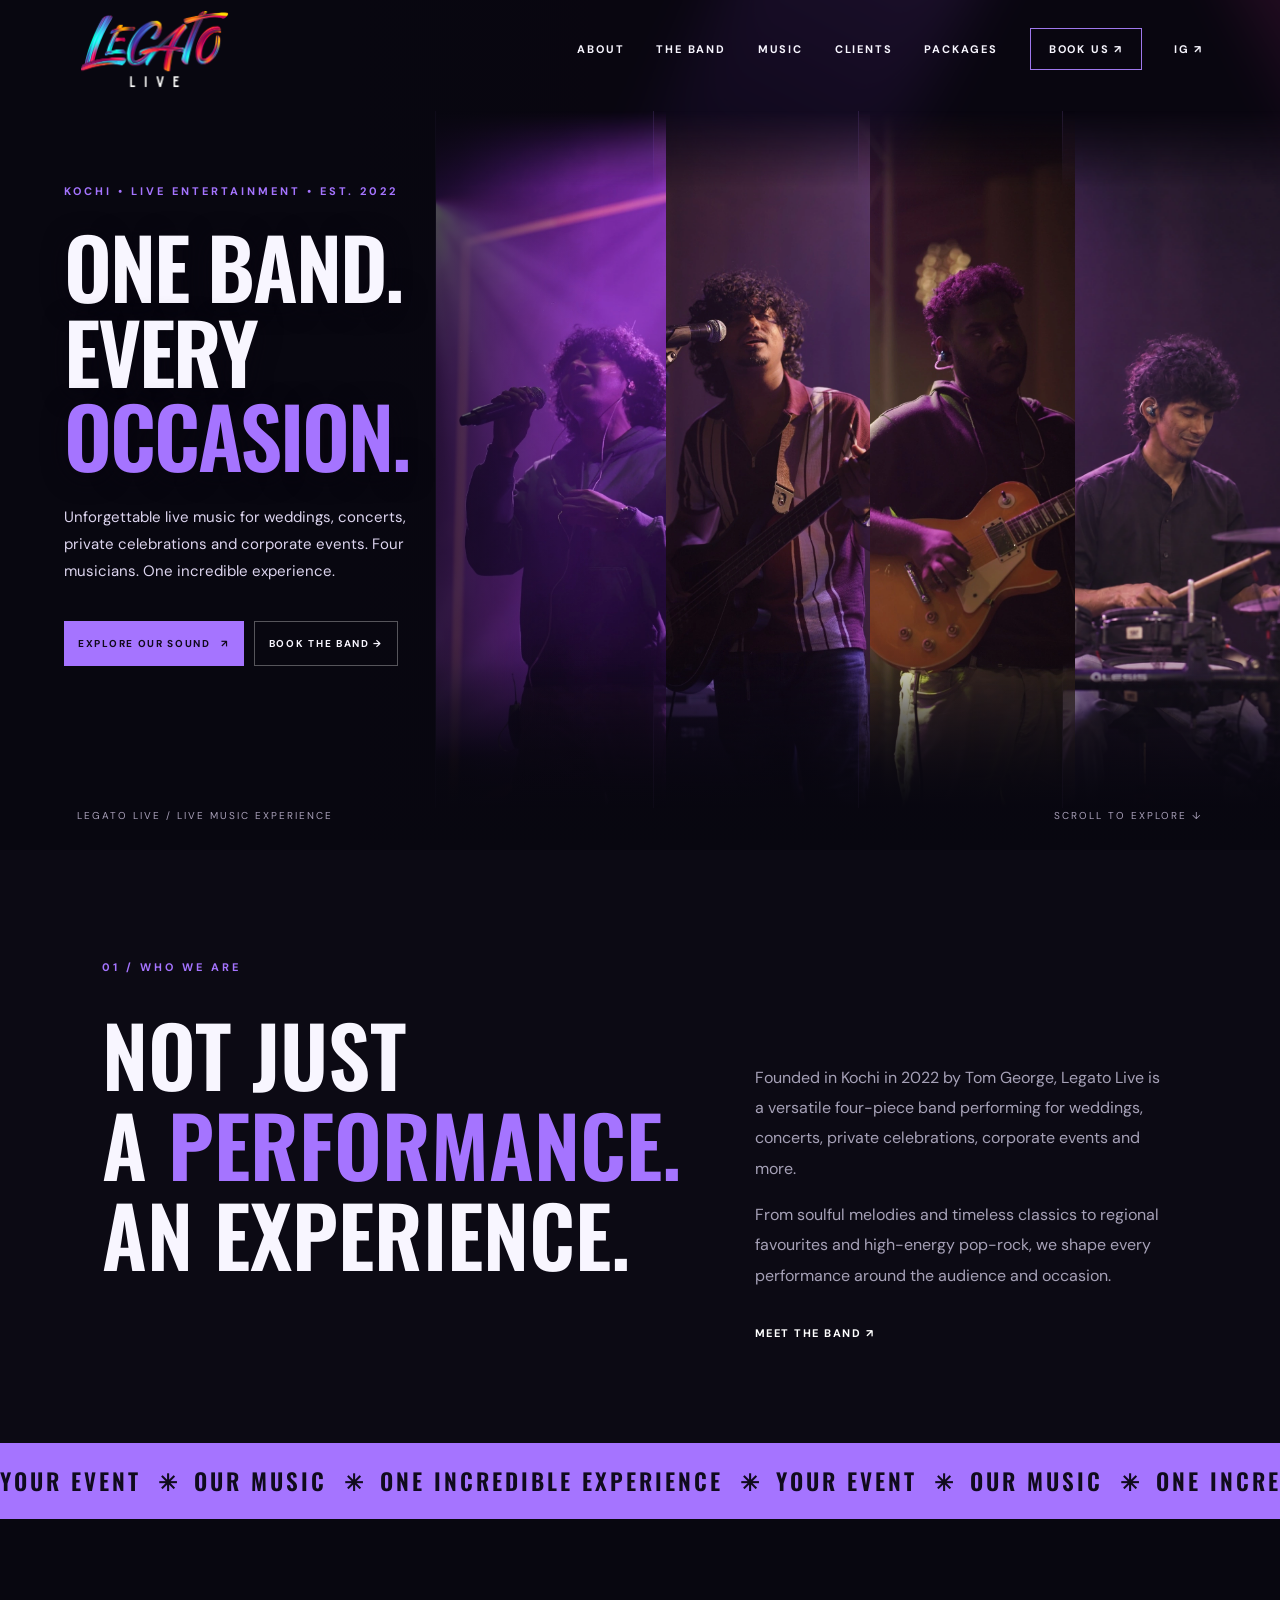
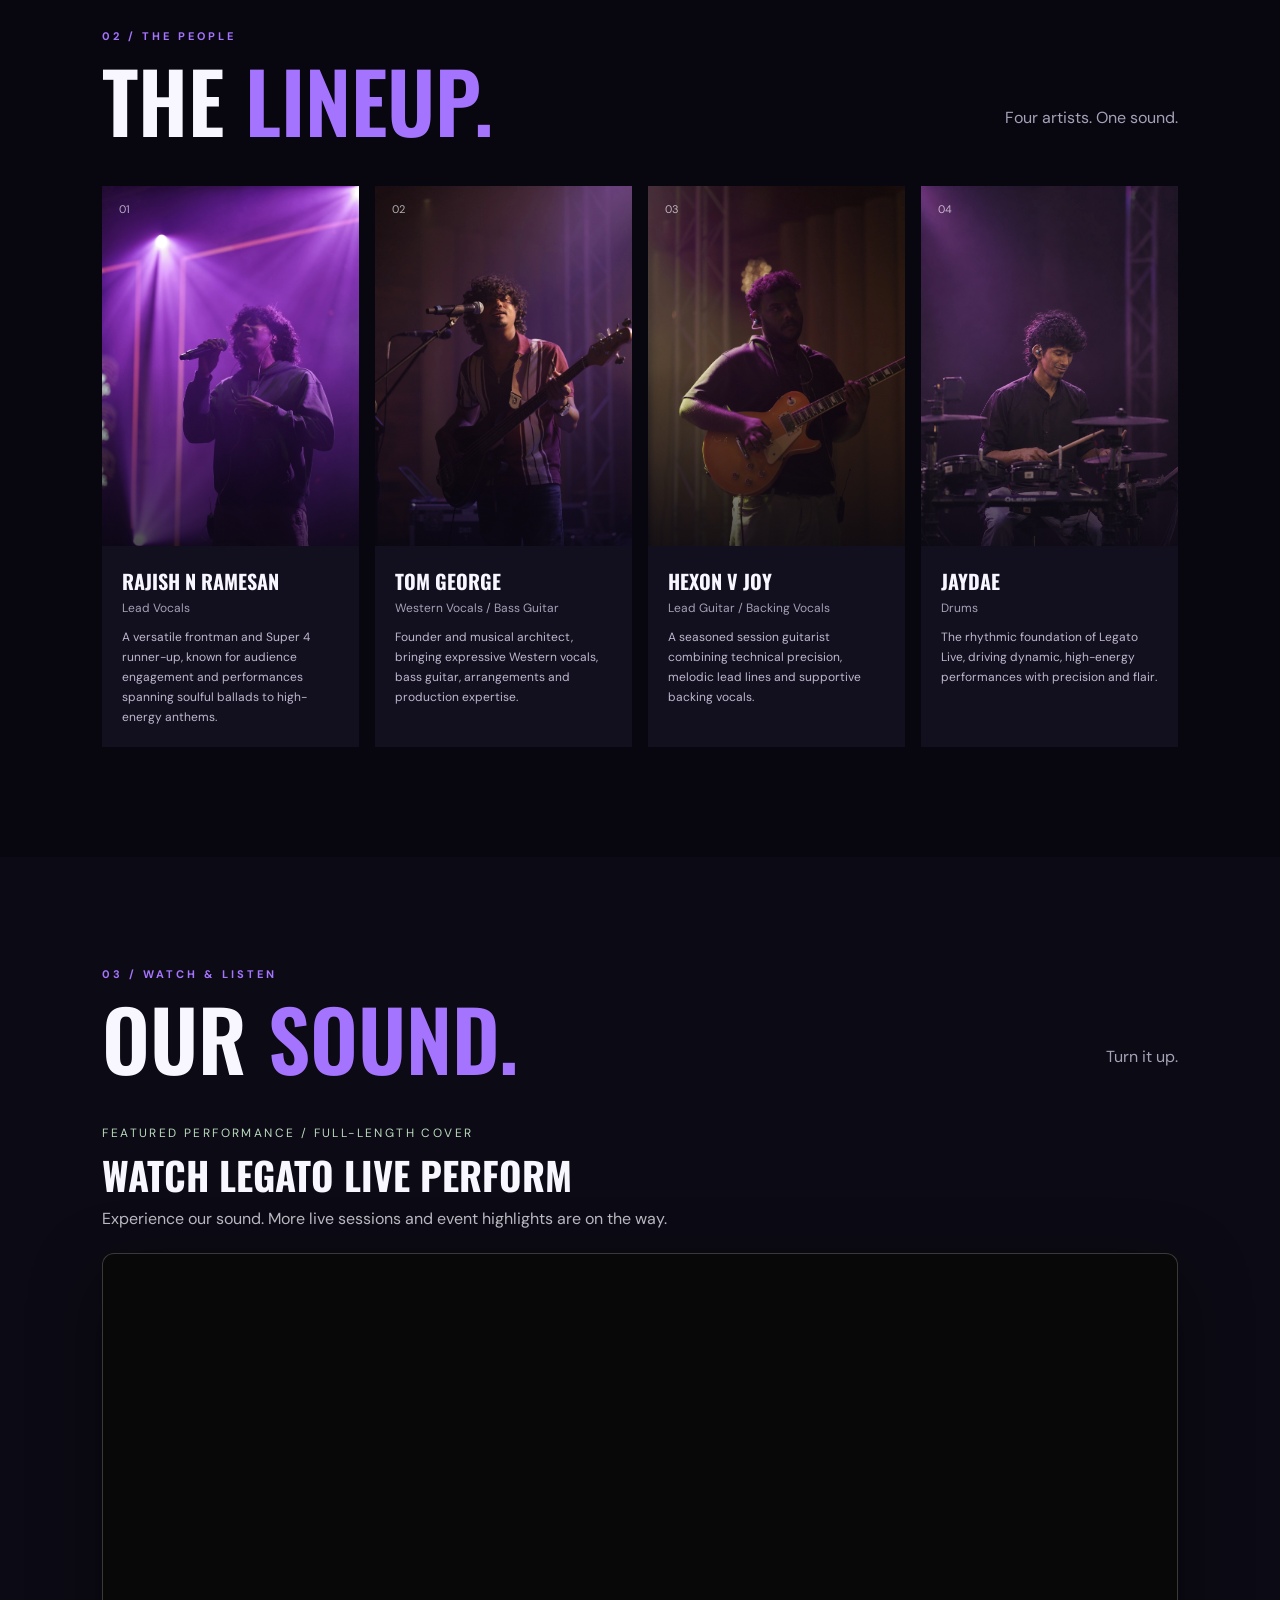
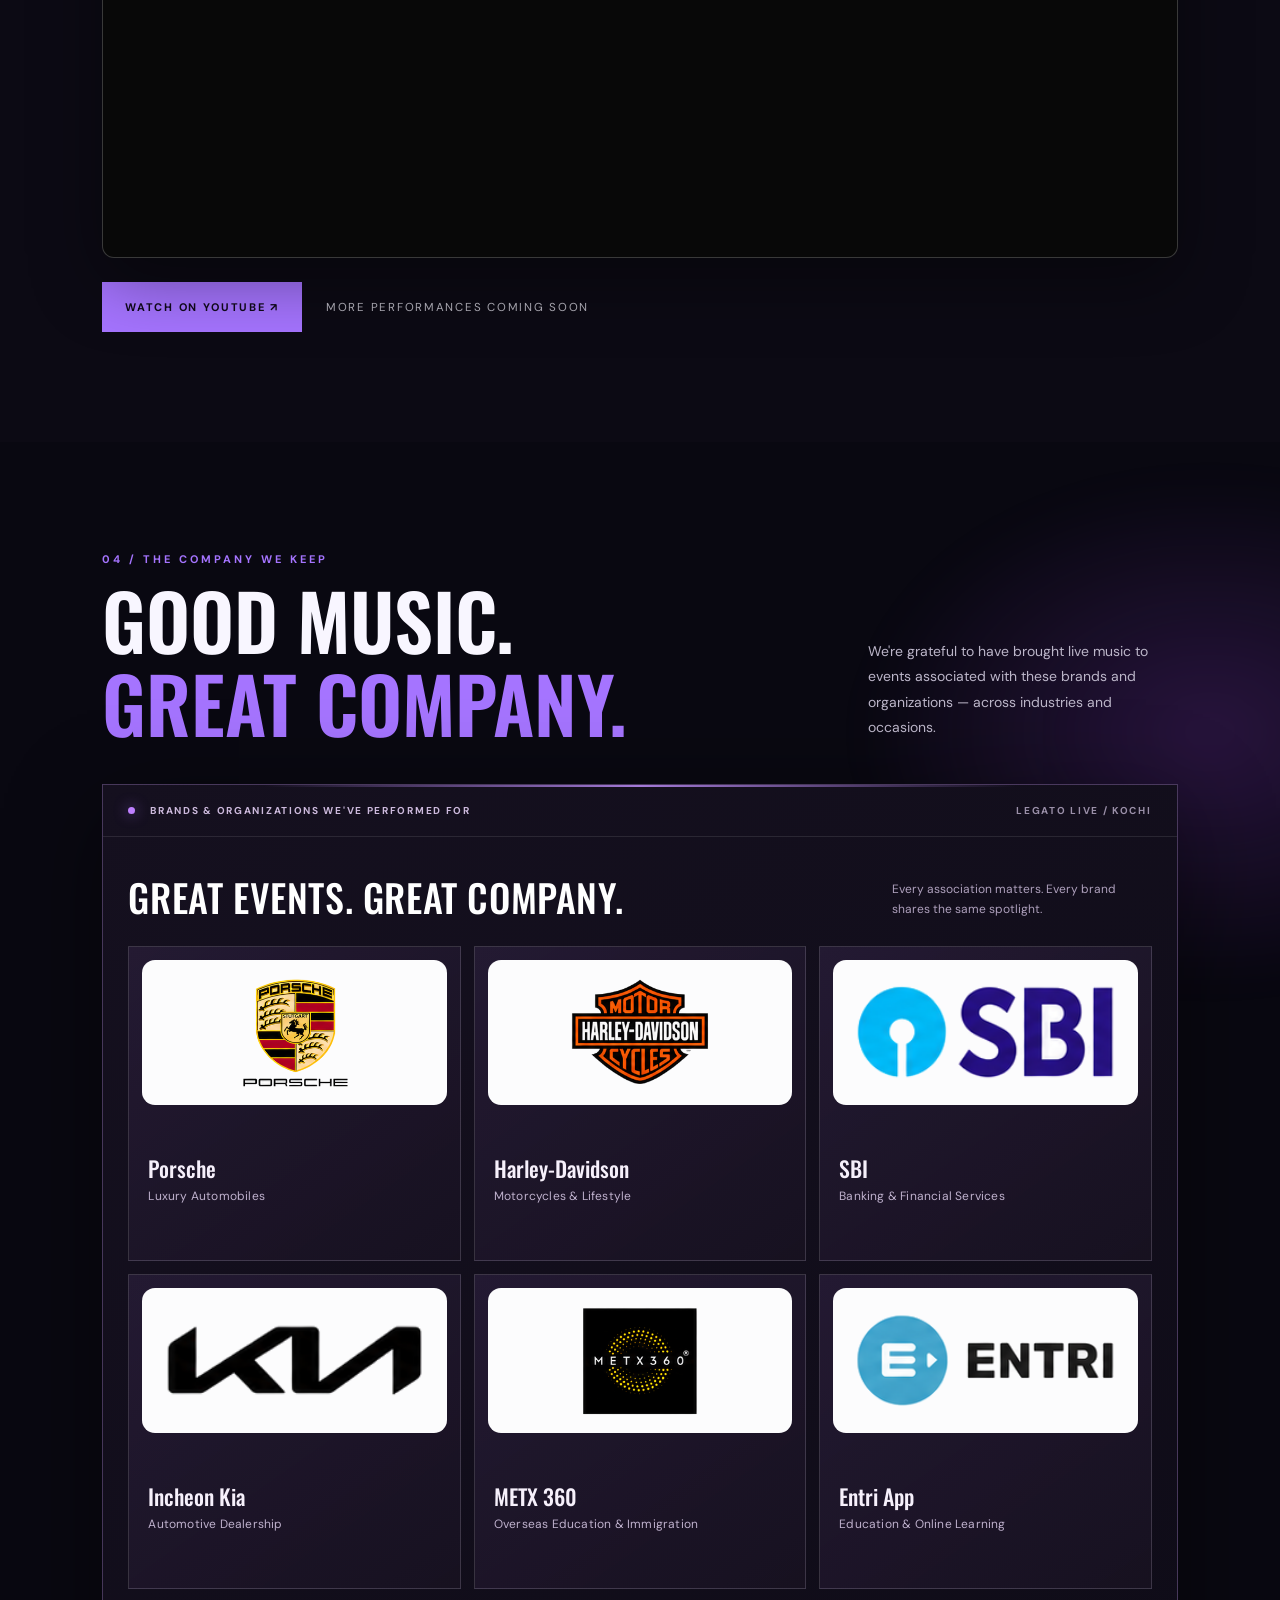
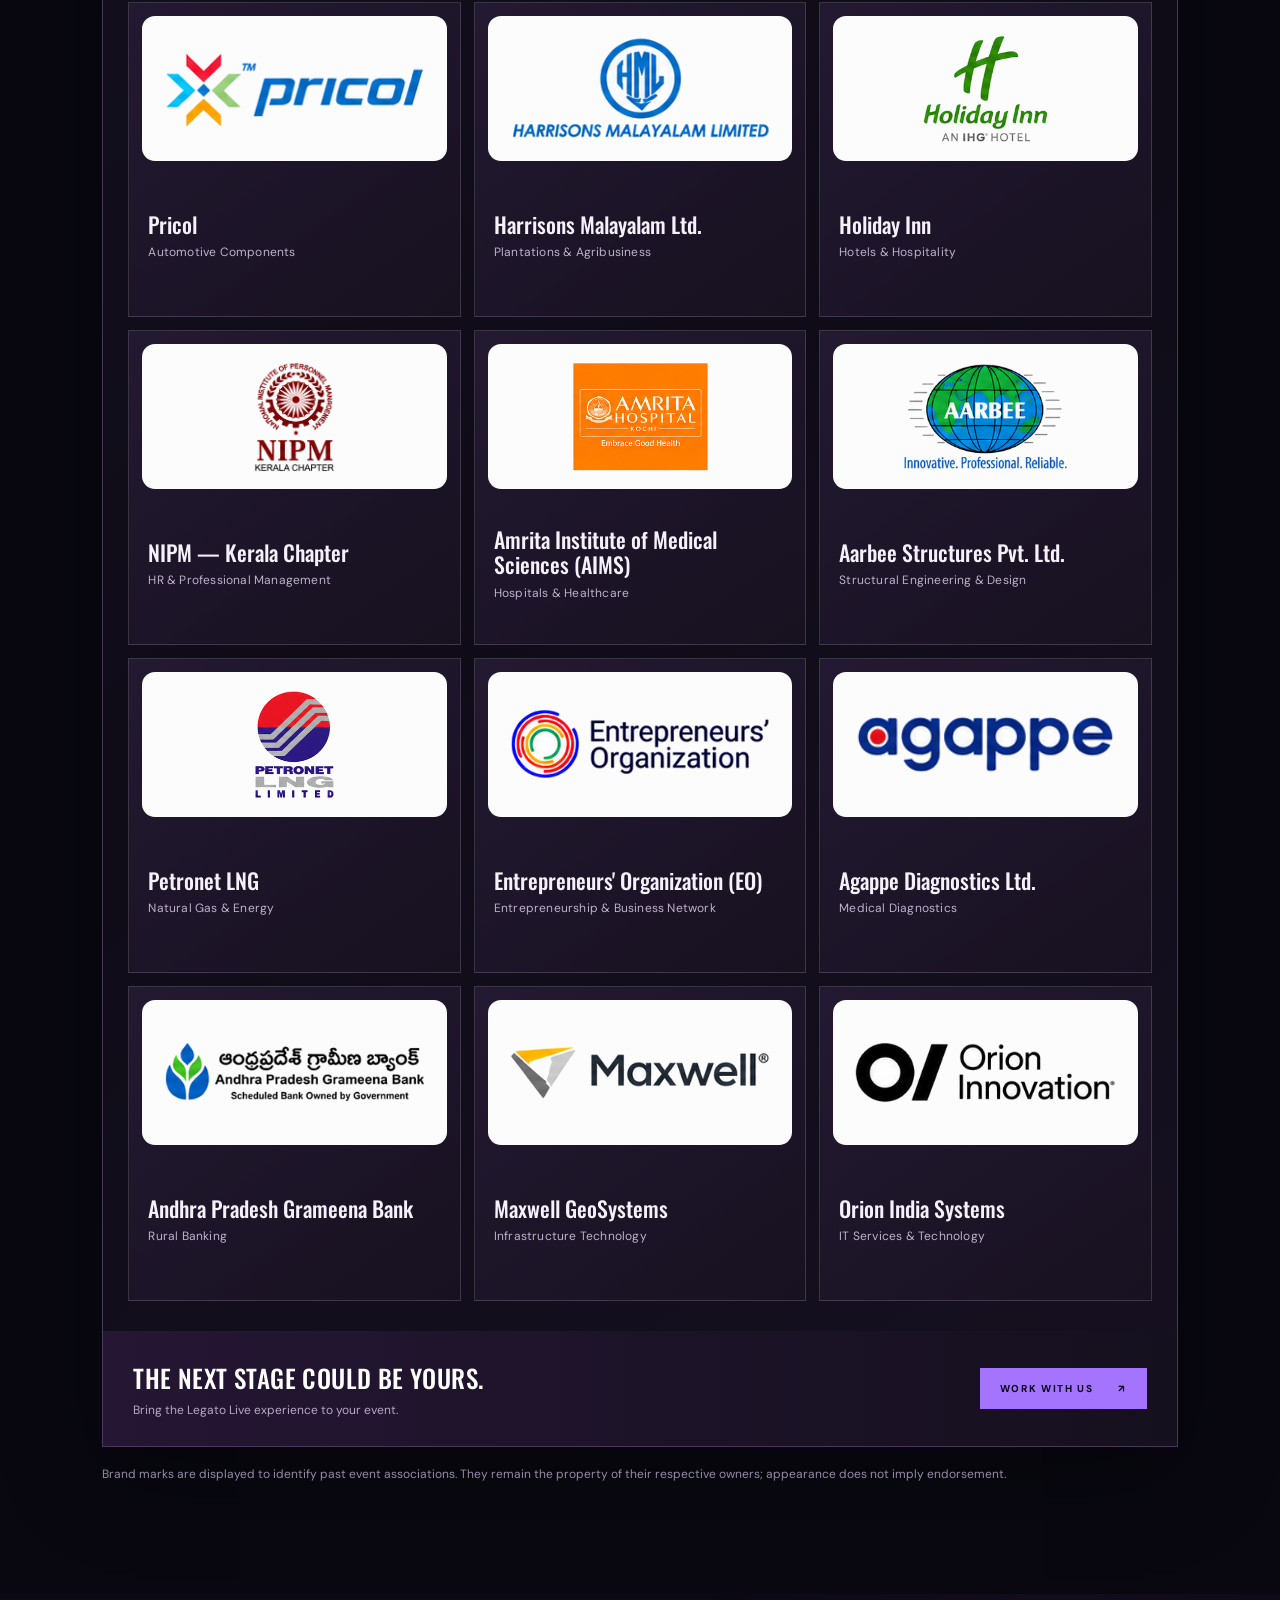
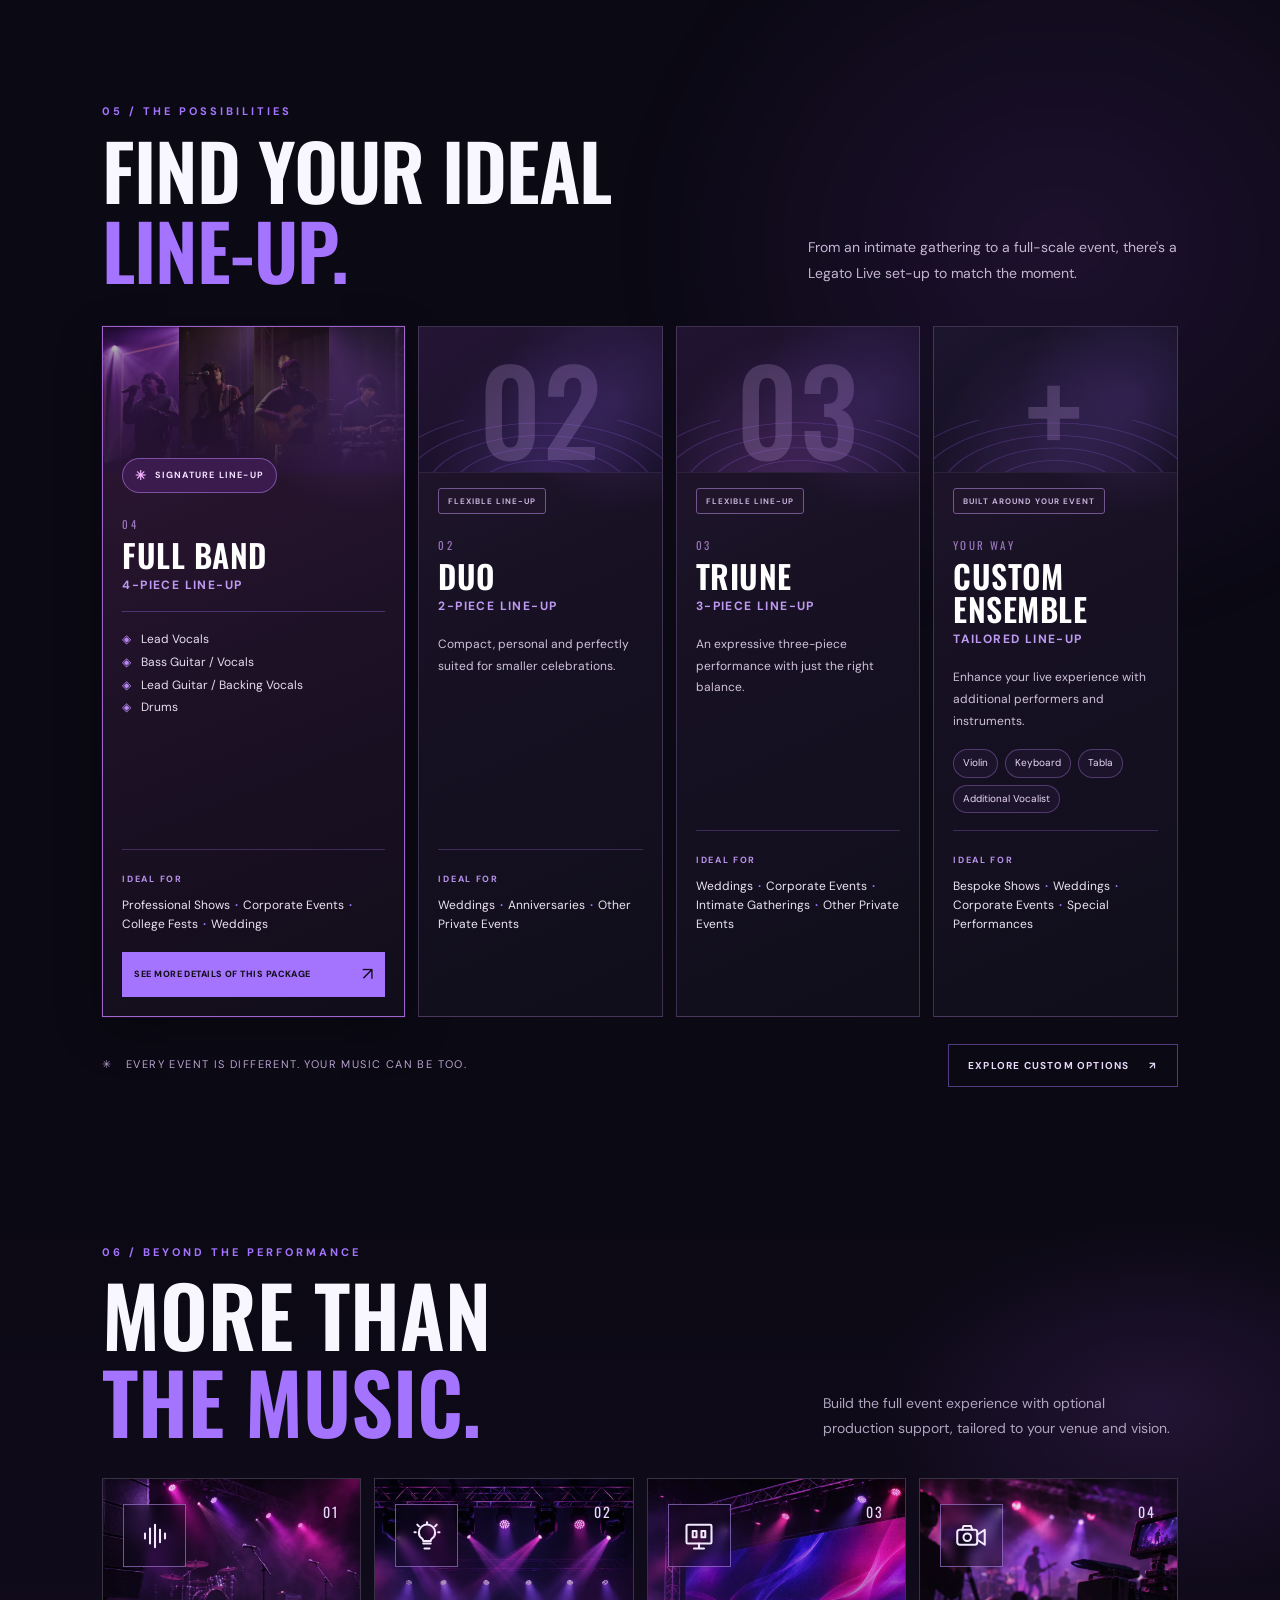
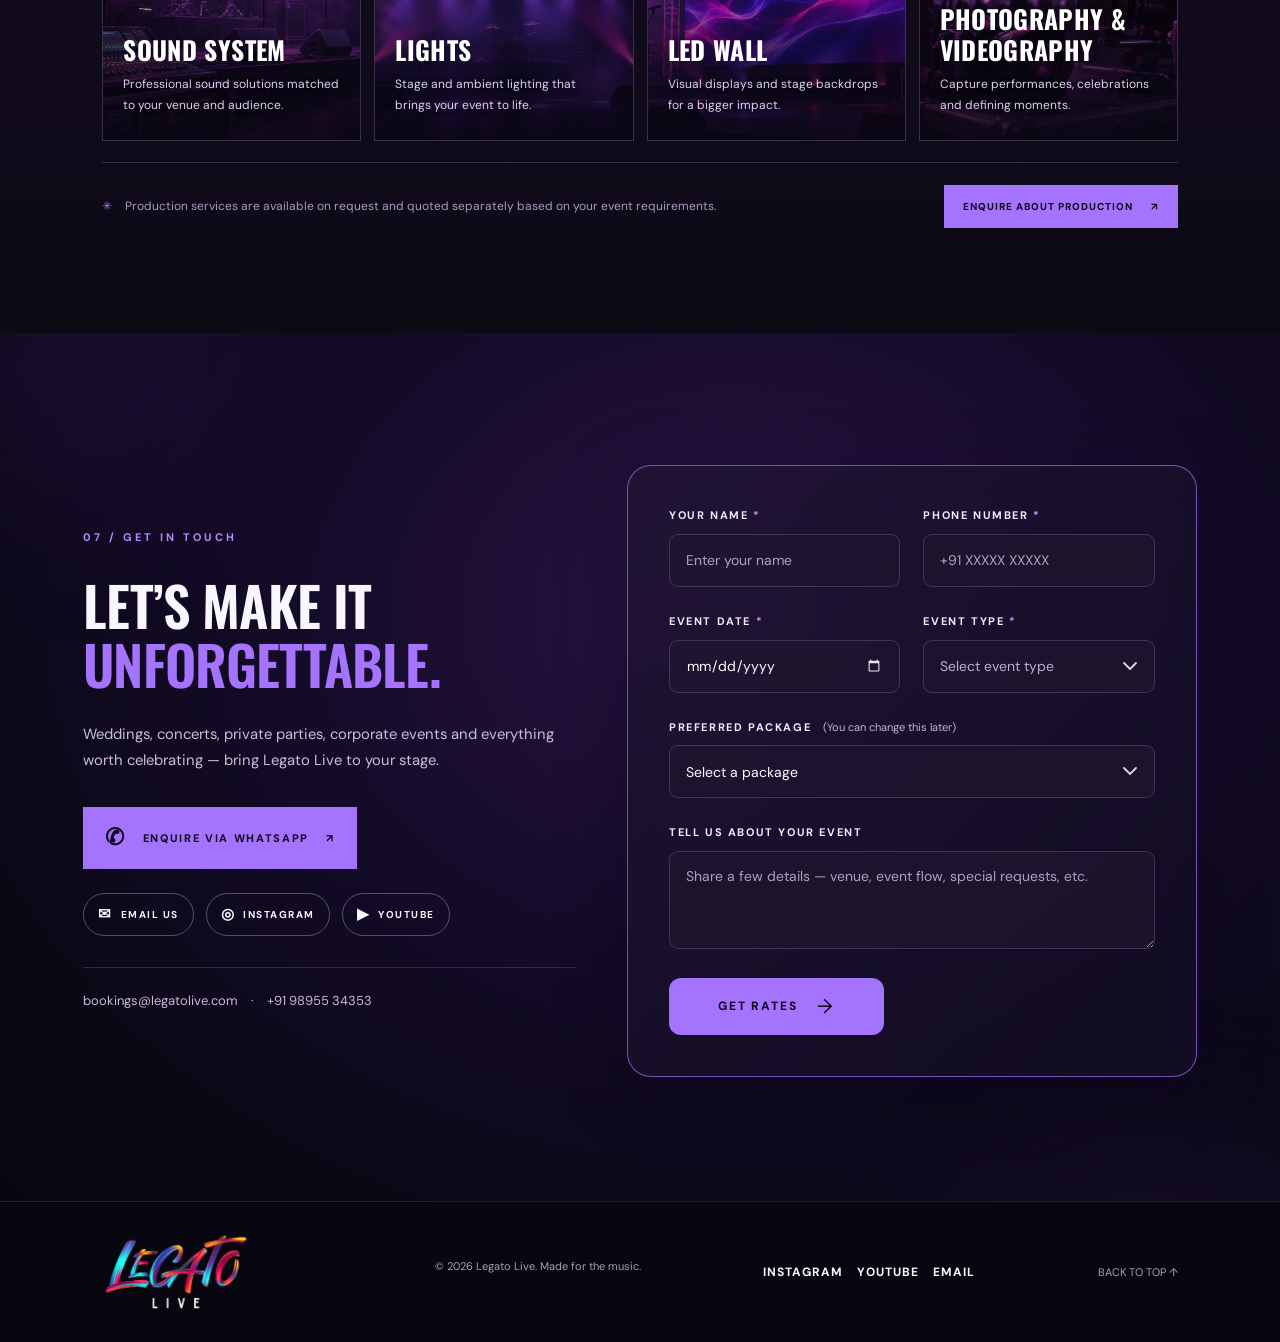
<file: index.html>
<!DOCTYPE html>

<html lang="en">
<head>
  <script async src="https://www.googletagmanager.com/gtm.js?id=GTM-5PL92X7T"></script>
<script>
  window.dataLayer = window.dataLayer || [];
  function gtag(){dataLayer.push(arguments);}
  gtag('js', new Date());
</script>
<meta charset="utf-8"/>
<meta content="width=device-width, initial-scale=1" name="viewport"/>
<meta content="#080710" name="theme-color"/>
<meta name="description" content="Legato Live is a Kochi-based live band for weddings, corporate events, concerts and private celebrations. Explore our performances and flexible line-ups."/>
<meta name="robots" content="index, follow, max-image-preview:large"/>
<title>Legato Live | Live Band in Kochi for Weddings &amp; Events</title>
<link rel="canonical" href="https://legatolive.com/"/>
<link rel="icon" type="image/png" href="assets/favicon.png" sizes="64x64"/>
<link rel="apple-touch-icon" href="assets/apple-touch-icon.png"/>
<meta property="og:type" content="website"/>
<meta property="og:locale" content="en_IN"/>
<meta property="og:site_name" content="Legato Live"/>
<meta property="og:title" content="Legato Live | Live Band in Kochi for Weddings &amp; Events"/>
<meta property="og:description" content="Legato Live is a Kochi-based live band for weddings, corporate events, concerts and private celebrations. Explore our performances and flexible line-ups."/>
<meta property="og:url" content="https://legatolive.com/"/>
<meta property="og:image" content="https://legatolive.com/assets/legato-social-preview.jpg"/>
<meta property="og:image:secure_url" content="https://legatolive.com/assets/legato-social-preview.jpg"/>
<meta property="og:image:width" content="1200"/>
<meta property="og:image:height" content="630"/>
<meta property="og:image:alt" content="Legato Live, a Kochi-based four-piece live band"/>
<meta name="twitter:card" content="summary_large_image"/>
<meta name="twitter:title" content="Legato Live | Live Band in Kochi for Weddings &amp; Events"/>
<meta name="twitter:description" content="Legato Live is a Kochi-based live band for weddings, corporate events, concerts and private celebrations. Explore our performances and flexible line-ups."/>
<meta name="twitter:image" content="https://legatolive.com/assets/legato-social-preview.jpg"/>
<script type="application/ld+json">
{
  "@context": "https://schema.org",
  "@graph": [
    {
      "@type": "Organization",
      "@id": "https://legatolive.com/#organization",
      "name": "Legato Live",
      "url": "https://legatolive.com/",
      "logo": "https://legatolive.com/assets/legato-logo-portfolio.png",
      "image": "https://legatolive.com/assets/legato-social-preview.jpg",
      "description": "Kochi-based live band offering performances for weddings, corporate events, concerts and private celebrations.",
      "foundingDate": "2022",
      "email": "bookings@legatolive.com",
      "telephone": "+91-9895534353",
      "sameAs": [
        "https://www.instagram.com/legato.wav/",
        "https://www.youtube.com/@LegatoLive"
      ],
      "areaServed": {
        "@type": "AdministrativeArea",
        "name": "Kerala, India"
      },
      "contactPoint": [
        {
          "@type": "ContactPoint",
          "contactType": "Bookings and event enquiries",
          "email": "bookings@legatolive.com",
          "telephone": "+91-9895534353"
        }
      ]
    },
    {
      "@type": "WebSite",
      "@id": "https://legatolive.com/#website",
      "url": "https://legatolive.com/",
      "name": "Legato Live",
      "publisher": {
        "@id": "https://legatolive.com/#organization"
      },
      "inLanguage": "en-IN"
    }
  ]
}
</script>
<link href="https://fonts.googleapis.com" rel="preconnect"/>
<link crossorigin="" href="https://fonts.gstatic.com" rel="preconnect"/>
<link href="https://fonts.googleapis.com/css2?family=DM+Sans:wght@400;500;600;700&amp;family=Oswald:wght@400;500;600;700&amp;display=swap" rel="stylesheet"/>
<link href="style.css" rel="stylesheet"/>
<script defer="" src="script.js"></script>
</head>
<body>
<div class="scroll-progress" id="progress"></div>
<header class="site-header" id="header">
<a aria-label="Legato Live home" class="brand" href="#home"><img alt="Legato Live" src="assets/legato-logo-portfolio.png"/></a>
<button aria-expanded="false" aria-label="Open navigation" class="menu-toggle" id="menuToggle">☰</button>
<nav aria-label="Main navigation" id="navigation">
<a href="#about">ABOUT</a><a href="#members">THE BAND</a><a href="#music">MUSIC</a><a href="#clients">CLIENTS</a><a href="#packages">PACKAGES</a><a class="nav-book" href="#contact">BOOK US ↗</a>
<a aria-label="Legato Live on Instagram" class="nav-social" href="https://www.instagram.com/legato.wav/" rel="noopener noreferrer" target="_blank">IG ↗</a></nav>
</header>
<main>
<section class="hero" id="home">
<div aria-hidden="true" class="hero-art"><div class="hero-person hero-person-1"><img alt="" src="assets/lead-vocalist.webp"/></div><div class="hero-person hero-person-2"><img alt="" src="assets/vocalist-bassist.webp"/></div><div class="hero-person hero-person-3"><img alt="" src="assets/lead-guitarist.webp"/></div><div class="hero-person hero-person-4"><img alt="" src="assets/drummer.webp"/></div><div class="beam beam-one"></div><div class="beam beam-two"></div><div class="stage-glow"></div></div>
<div class="hero-content reveal"><p class="eyebrow">KOCHI • LIVE ENTERTAINMENT • EST. 2022</p><h1>ONE BAND.<br/>EVERY <em>OCCASION.</em></h1><p class="hero-sub">Unforgettable live music for weddings, concerts, private celebrations and corporate events. Four musicians. One incredible experience.</p><div class="hero-actions"><a class="btn primary" href="#music">EXPLORE OUR SOUND <span>↗</span></a><a class="btn ghost" href="#contact">BOOK THE BAND →</a></div></div>
<div class="hero-bottom"><span>LEGATO LIVE / LIVE MUSIC EXPERIENCE</span><a href="#about">SCROLL TO EXPLORE ↓</a></div>
</section>
<section class="intro section" id="about"><div class="section-label reveal">01 / WHO WE ARE</div><div class="intro-grid"><h2 class="reveal">NOT JUST<br/>A <span>PERFORMANCE.</span><br/>AN EXPERIENCE.</h2><div class="intro-copy reveal"><p>Founded in Kochi in 2022 by Tom George, Legato Live is a versatile four-piece band performing for weddings, concerts, private celebrations, corporate events and more.</p><p>From soulful melodies and timeless classics to regional favourites and high-energy pop-rock, we shape every performance around the audience and occasion.</p><a class="text-link" href="#members">MEET THE BAND ↗</a></div></div><div aria-hidden="true" class="marquee"><div class="marquee-track"><div class="marquee-run"><span class="marquee-unit"><span class="marquee-text">YOUR EVENT</span><span class="marquee-star">✳</span></span><span class="marquee-unit"><span class="marquee-text">OUR MUSIC</span><span class="marquee-star">✳</span></span><span class="marquee-unit"><span class="marquee-text">ONE INCREDIBLE EXPERIENCE</span><span class="marquee-star">✳</span></span><span class="marquee-unit"><span class="marquee-text">YOUR EVENT</span><span class="marquee-star">✳</span></span><span class="marquee-unit"><span class="marquee-text">OUR MUSIC</span><span class="marquee-star">✳</span></span><span class="marquee-unit"><span class="marquee-text">ONE INCREDIBLE EXPERIENCE</span><span class="marquee-star">✳</span></span><span class="marquee-unit"><span class="marquee-text">YOUR EVENT</span><span class="marquee-star">✳</span></span><span class="marquee-unit"><span class="marquee-text">OUR MUSIC</span><span class="marquee-star">✳</span></span><span class="marquee-unit"><span class="marquee-text">ONE INCREDIBLE EXPERIENCE</span><span class="marquee-star">✳</span></span><span class="marquee-unit"><span class="marquee-text">YOUR EVENT</span><span class="marquee-star">✳</span></span><span class="marquee-unit"><span class="marquee-text">OUR MUSIC</span><span class="marquee-star">✳</span></span><span class="marquee-unit"><span class="marquee-text">ONE INCREDIBLE EXPERIENCE</span><span class="marquee-star">✳</span></span><span class="marquee-unit"><span class="marquee-text">YOUR EVENT</span><span class="marquee-star">✳</span></span><span class="marquee-unit"><span class="marquee-text">OUR MUSIC</span><span class="marquee-star">✳</span></span><span class="marquee-unit"><span class="marquee-text">ONE INCREDIBLE EXPERIENCE</span><span class="marquee-star">✳</span></span><span class="marquee-unit"><span class="marquee-text">YOUR EVENT</span><span class="marquee-star">✳</span></span><span class="marquee-unit"><span class="marquee-text">OUR MUSIC</span><span class="marquee-star">✳</span></span><span class="marquee-unit"><span class="marquee-text">ONE INCREDIBLE EXPERIENCE</span><span class="marquee-star">✳</span></span></div><div class="marquee-run"><span class="marquee-unit"><span class="marquee-text">YOUR EVENT</span><span class="marquee-star">✳</span></span><span class="marquee-unit"><span class="marquee-text">OUR MUSIC</span><span class="marquee-star">✳</span></span><span class="marquee-unit"><span class="marquee-text">ONE INCREDIBLE EXPERIENCE</span><span class="marquee-star">✳</span></span><span class="marquee-unit"><span class="marquee-text">YOUR EVENT</span><span class="marquee-star">✳</span></span><span class="marquee-unit"><span class="marquee-text">OUR MUSIC</span><span class="marquee-star">✳</span></span><span class="marquee-unit"><span class="marquee-text">ONE INCREDIBLE EXPERIENCE</span><span class="marquee-star">✳</span></span><span class="marquee-unit"><span class="marquee-text">YOUR EVENT</span><span class="marquee-star">✳</span></span><span class="marquee-unit"><span class="marquee-text">OUR MUSIC</span><span class="marquee-star">✳</span></span><span class="marquee-unit"><span class="marquee-text">ONE INCREDIBLE EXPERIENCE</span><span class="marquee-star">✳</span></span><span class="marquee-unit"><span class="marquee-text">YOUR EVENT</span><span class="marquee-star">✳</span></span><span class="marquee-unit"><span class="marquee-text">OUR MUSIC</span><span class="marquee-star">✳</span></span><span class="marquee-unit"><span class="marquee-text">ONE INCREDIBLE EXPERIENCE</span><span class="marquee-star">✳</span></span><span class="marquee-unit"><span class="marquee-text">YOUR EVENT</span><span class="marquee-star">✳</span></span><span class="marquee-unit"><span class="marquee-text">OUR MUSIC</span><span class="marquee-star">✳</span></span><span class="marquee-unit"><span class="marquee-text">ONE INCREDIBLE EXPERIENCE</span><span class="marquee-star">✳</span></span><span class="marquee-unit"><span class="marquee-text">YOUR EVENT</span><span class="marquee-star">✳</span></span><span class="marquee-unit"><span class="marquee-text">OUR MUSIC</span><span class="marquee-star">✳</span></span><span class="marquee-unit"><span class="marquee-text">ONE INCREDIBLE EXPERIENCE</span><span class="marquee-star">✳</span></span></div></div></div></section>
<section class="members section" id="members"><div class="section-heading reveal"><div><p class="section-label">02 / THE PEOPLE</p><h2>THE <span>LINEUP.</span></h2></div><p>Four artists. One sound.</p></div><div class="member-grid"><article class="member-card reveal"><div class="member-visual visual-vocal"><span>01</span><img alt="LEAD VOCALIST performing live" loading="lazy" src="assets/lead-vocalist.webp"/></div><div class="member-info"><h3>RAJISH N RAMESAN</h3><p>Lead Vocals</p><p class="member-bio">A versatile frontman and Super 4 runner-up, known for audience engagement and performances spanning soulful ballads to high-energy anthems.</p></div></article><article class="member-card reveal"><div class="member-visual visual-guitar"><span>02</span><img alt="VOCALIST / BASS GUITARIST performing live" loading="lazy" src="assets/vocalist-bassist.webp"/></div><div class="member-info"><h3>TOM GEORGE</h3><p>Western Vocals / Bass Guitar</p><p class="member-bio">Founder and musical architect, bringing expressive Western vocals, bass guitar, arrangements and production expertise.</p></div></article><article class="member-card reveal"><div class="member-visual visual-bass"><span>03</span><img alt="LEAD GUITARIST performing live" loading="lazy" src="assets/lead-guitarist.webp"/></div><div class="member-info"><h3>HEXON V JOY</h3><p>Lead Guitar / Backing Vocals</p><p class="member-bio">A seasoned session guitarist combining technical precision, melodic lead lines and supportive backing vocals.</p></div></article><article class="member-card reveal"><div class="member-visual visual-drums"><span>04</span><img alt="DRUMMER performing live" loading="lazy" src="assets/drummer.webp"/></div><div class="member-info"><h3>JAYDAE</h3><p>Drums</p><p class="member-bio">The rhythmic foundation of Legato Live, driving dynamic, high-energy performances with precision and flair.</p></div></article></div></section>
<section class="music section" id="music"><div class="section-heading reveal"><div><p class="section-label">03 / WATCH &amp; LISTEN</p><h2>OUR <span>SOUND.</span></h2></div><p>Turn it up.</p></div><div class="featured-video reveal"><div class="featured-video-heading"><span class="featured-kicker">FEATURED PERFORMANCE / FULL-LENGTH COVER</span><h3>WATCH LEGATO LIVE PERFORM</h3><p>Experience our sound. More live sessions and event highlights are on the way.</p></div><div class="video-frame"><iframe allow="accelerometer; autoplay; clipboard-write; encrypted-media; gyroscope; picture-in-picture; web-share" allowfullscreen="" loading="lazy" referrerpolicy="strict-origin-when-cross-origin" src="https://www.youtube-nocookie.com/embed/S8dhql5fMKo" title="Legato Live — Full-length cover performance"></iframe></div><div class="featured-video-actions"><a class="btn primary" href="https://www.youtube.com/watch?v=S8dhql5fMKo" rel="noopener noreferrer" target="_blank">WATCH ON YOUTUBE ↗</a><span>MORE PERFORMANCES COMING SOON</span></div></div></section>
<section aria-labelledby="clients-title" class="clients section" id="clients">
<div aria-hidden="true" class="clients-ambient"></div>
<div class="section-heading clients-heading reveal">
<div><p class="section-label">04 / THE COMPANY WE KEEP</p><h2 id="clients-title">GOOD MUSIC.<br/><span>GREAT COMPANY.</span></h2></div>
<p>We're grateful to have brought live music to events associated with these brands and organizations — across industries and occasions.</p>
</div>
<div class="partner-showcase real-client-showcase reveal">
<div class="partner-masthead">
<div><span aria-hidden="true" class="clients-live-dot"></span><span>BRANDS &amp; ORGANIZATIONS WE'VE PERFORMED FOR</span></div>
<span>LEGATO LIVE / KOCHI</span>
</div>
<div class="partner-intro">
<p>GREAT EVENTS. GREAT COMPANY.</p>
<span>Every association matters. Every brand shares the same spotlight.</span>
</div>
<div aria-label="Client and event associations with company logos, names, and industries" class="real-client-grid">
<article class="real-client-card">
<div class="real-client-logo-area">
<img alt="Porsche logo" class="real-client-logo" decoding="async" loading="lazy" src="assets/client-logos/porsche.png"/>
</div>
<div class="real-client-info">
<h3>Porsche</h3>
<p>Luxury Automobiles</p>
</div>
</article>
<article class="real-client-card">
<div class="real-client-logo-area">
<img alt="Harley-Davidson logo" class="real-client-logo" decoding="async" loading="lazy" src="assets/client-logos/harley-davidson.png"/>
</div>
<div class="real-client-info">
<h3>Harley-Davidson</h3>
<p>Motorcycles &amp; Lifestyle</p>
</div>
</article>
<article class="real-client-card">
<div class="real-client-logo-area">
<img alt="SBI logo" class="real-client-logo" decoding="async" loading="lazy" src="assets/client-logos/sbi.png"/>
</div>
<div class="real-client-info">
<h3>SBI</h3>
<p>Banking &amp; Financial Services</p>
</div>
</article>
<article class="real-client-card">
<div class="real-client-logo-area">
<img alt="Incheon Kia logo" class="real-client-logo" decoding="async" loading="lazy" src="assets/client-logos/incheon-kia.png"/>
</div>
<div class="real-client-info">
<h3>Incheon Kia</h3>
<p>Automotive Dealership</p>
</div>
</article>
<article class="real-client-card">
<div class="real-client-logo-area">
<img alt="METX 360 logo" class="real-client-logo" decoding="async" loading="lazy" src="assets/client-logos/metx360.png"/>
</div>
<div class="real-client-info">
<h3>METX 360</h3>
<p>Overseas Education &amp; Immigration</p>
</div>
</article>
<article class="real-client-card">
<div class="real-client-logo-area">
<img alt="Entri App logo" class="real-client-logo" decoding="async" loading="lazy" src="assets/client-logos/entri-app.png"/>
</div>
<div class="real-client-info">
<h3>Entri App</h3>
<p>Education &amp; Online Learning</p>
</div>
</article>
<article class="real-client-card">
<div class="real-client-logo-area">
<img alt="Pricol logo" class="real-client-logo" decoding="async" loading="lazy" src="assets/client-logos/pricol.png"/>
</div>
<div class="real-client-info">
<h3>Pricol</h3>
<p>Automotive Components</p>
</div>
</article>
<article class="real-client-card">
<div class="real-client-logo-area">
<img alt="Harrisons Malayalam Ltd. logo" class="real-client-logo" decoding="async" loading="lazy" src="assets/client-logos/harrisons-malayalam.png"/>
</div>
<div class="real-client-info">
<h3>Harrisons Malayalam Ltd.</h3>
<p>Plantations &amp; Agribusiness</p>
</div>
</article>
<article class="real-client-card">
<div class="real-client-logo-area">
<img alt="Holiday Inn logo" class="real-client-logo" decoding="async" loading="lazy" src="assets/client-logos/holiday-inn.png"/>
</div>
<div class="real-client-info">
<h3>Holiday Inn</h3>
<p>Hotels &amp; Hospitality</p>
</div>
</article>
<article class="real-client-card">
<div class="real-client-logo-area">
<img alt="NIPM — Kerala Chapter logo" class="real-client-logo" decoding="async" loading="lazy" src="assets/client-logos/nipm.png"/>
</div>
<div class="real-client-info">
<h3>NIPM — Kerala Chapter</h3>
<p>HR &amp; Professional Management</p>
</div>
</article>
<article class="real-client-card">
<div class="real-client-logo-area">
<img alt="Amrita Institute of Medical Sciences (AIMS) logo" class="real-client-logo" decoding="async" loading="lazy" src="assets/client-logos/aims.png"/>
</div>
<div class="real-client-info">
<h3>Amrita Institute of Medical Sciences (AIMS)</h3>
<p>Hospitals &amp; Healthcare</p>
</div>
</article>
<article class="real-client-card">
<div class="real-client-logo-area">
<img alt="Aarbee Structures Pvt. Ltd. logo" class="real-client-logo" decoding="async" loading="lazy" src="assets/client-logos/aarbee.png"/>
</div>
<div class="real-client-info">
<h3>Aarbee Structures Pvt. Ltd.</h3>
<p>Structural Engineering &amp; Design</p>
</div>
</article>
<article class="real-client-card">
<div class="real-client-logo-area">
<img alt="Petronet LNG logo" class="real-client-logo" decoding="async" loading="lazy" src="assets/client-logos/petronet-lng.png"/>
</div>
<div class="real-client-info">
<h3>Petronet LNG</h3>
<p>Natural Gas &amp; Energy</p>
</div>
</article>
<article class="real-client-card">
<div class="real-client-logo-area">
<img alt="Entrepreneurs' Organization (EO) logo" class="real-client-logo" decoding="async" loading="lazy" src="assets/client-logos/entrepreneurs-organization.png"/>
</div>
<div class="real-client-info">
<h3>Entrepreneurs' Organization (EO)</h3>
<p>Entrepreneurship &amp; Business Network</p>
</div>
</article>
<article class="real-client-card">
<div class="real-client-logo-area">
<img alt="Agappe Diagnostics Ltd. logo" class="real-client-logo" decoding="async" loading="lazy" src="assets/client-logos/agappe.png"/>
</div>
<div class="real-client-info">
<h3>Agappe Diagnostics Ltd.</h3>
<p>Medical Diagnostics</p>
</div>
</article>
<article class="real-client-card">
<div class="real-client-logo-area">
<img alt="Andhra Pradesh Grameena Bank logo" class="real-client-logo" decoding="async" loading="lazy" src="assets/client-logos/andhra-pradesh-grameena-bank.png"/>
</div>
<div class="real-client-info">
<h3>Andhra Pradesh Grameena Bank</h3>
<p>Rural Banking</p>
</div>
</article>
<article class="real-client-card">
<div class="real-client-logo-area">
<img alt="Maxwell GeoSystems logo" class="real-client-logo" decoding="async" loading="lazy" src="assets/client-logos/maxwell-geosystems.png"/>
</div>
<div class="real-client-info">
<h3>Maxwell GeoSystems</h3>
<p>Infrastructure Technology</p>
</div>
</article>
<article class="real-client-card">
<div class="real-client-logo-area">
<img alt="Orion India Systems logo" class="real-client-logo" decoding="async" loading="lazy" src="assets/client-logos/orion-india-systems.png"/>
</div>
<div class="real-client-info">
<h3>Orion India Systems</h3>
<p>IT Services &amp; Technology</p>
</div>
</article>
</div>
<div class="clients-showcase-bottom"><div><span class="clients-bottom-kicker">THE NEXT STAGE COULD BE YOURS.</span><p>Bring the Legato Live experience to your event.</p></div><a class="clients-cta" href="#contact">WORK WITH US <span aria-hidden="true">↗</span></a></div>
</div>
<p class="clients-draft-note reveal">Brand marks are displayed to identify past event associations. They remain the property of their respective owners; appearance does not imply endorsement.</p>
</section>

<section class="packages section" id="packages" aria-labelledby="packages-title">
  <div class="packages-halo" aria-hidden="true"></div>
  <div class="section-heading packages-heading reveal">
    <div>
      <p class="section-label">05 / THE POSSIBILITIES</p>
      <h2 id="packages-title">FIND YOUR IDEAL<br/><span>LINE-UP.</span></h2>
    </div>
    <p>From an intimate gathering to a full-scale event, there's a Legato Live set-up to match the moment.</p>
  </div>
  <div class="packages-grid">
    <article class="package-card package-signature reveal" aria-labelledby="package-full-title">
      <div class="package-photo-strip" aria-hidden="true">
        <img src="assets/lead-vocalist.webp" alt="" loading="lazy"/>
        <img src="assets/vocalist-bassist.webp" alt="" loading="lazy"/>
        <img src="assets/lead-guitarist.webp" alt="" loading="lazy"/>
        <img src="assets/drummer.webp" alt="" loading="lazy"/>
      </div>
      <div class="package-card-content">
        <span class="package-tag"><span aria-hidden="true">✳</span> SIGNATURE LINE-UP</span>
        <div class="package-name"><span class="package-num">04</span><h3 id="package-full-title">FULL BAND</h3><p>4-PIECE LINE-UP</p></div>
        <ul class="package-members">
          <li><span aria-hidden="true">◈</span> Lead Vocals</li>
          <li><span aria-hidden="true">◈</span> Bass Guitar / Vocals</li>
          <li><span aria-hidden="true">◈</span> Lead Guitar / Backing Vocals</li>
          <li><span aria-hidden="true">◈</span> Drums</li>
        </ul>
        <div class="package-fit"><span>IDEAL FOR</span><p>Professional Shows <b>·</b> Corporate Events <b>·</b> College Fests <b>·</b> Weddings</p></div>
        <button class="package-detail-btn package-detail-featured" type="button" data-package="full" aria-label="See more details of the Full Band package">SEE MORE DETAILS OF THIS PACKAGE <span aria-hidden="true">↗</span></button>
      </div>
    </article>

    <article class="package-card package-duo reveal" aria-labelledby="package-duo-title">
      <div class="package-stage-art" aria-hidden="true"><span class="package-art-number">02</span><div class="package-wave package-wave-2"></div></div>
      <div class="package-card-content">
        <span class="package-tag package-tag-subtle">FLEXIBLE LINE-UP</span>
        <div class="package-name"><span class="package-num">02</span><h3 id="package-duo-title">DUO</h3><p>2-PIECE LINE-UP</p></div>
        <p class="package-description">Compact, personal and perfectly suited for smaller celebrations.</p>
        <div class="package-fit"><span>IDEAL FOR</span><p>Weddings <b>·</b> Anniversaries <b>·</b> Other Private Events</p></div>
        <button class="package-detail-btn" type="button" data-package="duo" aria-label="See more details of the Duo package">SEE MORE DETAILS OF THIS PACKAGE <span aria-hidden="true">↗</span></button>
      </div>
    </article>

    <article class="package-card package-triune reveal" aria-labelledby="package-triune-title">
      <div class="package-stage-art" aria-hidden="true"><span class="package-art-number">03</span><div class="package-wave package-wave-3"></div></div>
      <div class="package-card-content">
        <span class="package-tag package-tag-subtle">FLEXIBLE LINE-UP</span>
        <div class="package-name"><span class="package-num">03</span><h3 id="package-triune-title">TRIUNE</h3><p>3-PIECE LINE-UP</p></div>
        <p class="package-description">An expressive three-piece performance with just the right balance.</p>
        <div class="package-fit"><span>IDEAL FOR</span><p>Weddings <b>·</b> Corporate Events <b>·</b> Intimate Gatherings <b>·</b> Other Private Events</p></div>
        <button class="package-detail-btn" type="button" data-package="triune" aria-label="See more details of the Triune package">SEE MORE DETAILS OF THIS PACKAGE <span aria-hidden="true">↗</span></button>
      </div>
    </article>

    <article class="package-card package-custom reveal" aria-labelledby="package-custom-title">
      <div class="package-stage-art" aria-hidden="true"><span class="package-art-number">+</span><div class="package-wave package-wave-4"></div></div>
      <div class="package-card-content">
        <span class="package-tag package-tag-subtle">BUILT AROUND YOUR EVENT</span>
        <div class="package-name"><span class="package-num">YOUR WAY</span><h3 id="package-custom-title">CUSTOM ENSEMBLE</h3><p>TAILORED LINE-UP</p></div>
        <p class="package-description">Enhance your live experience with additional performers and instruments.</p>
        <div class="package-addons" aria-label="Available additions">
          <span>Violin</span><span>Keyboard</span><span>Tabla</span><span>Additional Vocalist</span>
        </div>
        <div class="package-fit"><span>IDEAL FOR</span><p>Bespoke Shows <b>·</b> Weddings <b>·</b> Corporate Events <b>·</b> Special Performances</p></div>
        <button class="package-detail-btn" type="button" data-package="custom" aria-label="See more details of the Custom Ensemble package">SEE MORE DETAILS OF THIS PACKAGE <span aria-hidden="true">↗</span></button>
      </div>
    </article>
  </div>
  <div class="packages-bottom reveal"><span>✳ &nbsp; EVERY EVENT IS DIFFERENT. YOUR MUSIC CAN BE TOO.</span><button class="packages-bottom-link" type="button" data-package="custom">EXPLORE CUSTOM OPTIONS <span aria-hidden="true">↗</span></button></div>
</section>

<section class="production-section section" id="production" aria-labelledby="production-title">
  <div class="production-heading reveal">
    <div><p class="section-label">06 / BEYOND THE PERFORMANCE</p><h2 id="production-title">MORE THAN<br/><span>THE MUSIC.</span></h2></div>
    <p>Build the full event experience with optional production support, tailored to your venue and vision.</p>
  </div>
  <div class="production-grid" aria-label="Additional event production services">
    <article class="production-card production-sound reveal">
      <div class="production-card-icon"><svg width="30" height="30" viewBox="0 0 24 24" fill="none" stroke="currentColor" stroke-width="1.65" stroke-linecap="round" stroke-linejoin="round" aria-hidden="true"><path d="M4 10v4M8 6v12M12 3v18M16 7v10M20 10v4"/></svg></div>
      <div><h3>SOUND SYSTEM</h3><p>Professional sound solutions matched to your venue and audience.</p></div>
      <span class="production-card-index">01</span>
    </article>
    <article class="production-card production-lights reveal">
      <div class="production-card-icon"><svg width="30" height="30" viewBox="0 0 24 24" fill="none" stroke="currentColor" stroke-width="1.65" stroke-linecap="round" stroke-linejoin="round" aria-hidden="true"><path d="M9 18h6M10 22h4M8 14c-1.5-1.1-2.5-2.6-2.5-4.7a6.5 6.5 0 1 1 13 0c0 2.1-1 3.6-2.5 4.7-.8.7-1 1.5-1 2H9c0-.5-.2-1.3-1-2Z"/><path d="M12 1v1M3 9H2M22 9h-1M4.2 2.9l1.4 1.4M19.8 2.9l-1.4 1.4"/></svg></div>
      <div><h3>LIGHTS</h3><p>Stage and ambient lighting that brings your event to life.</p></div>
      <span class="production-card-index">02</span>
    </article>
    <article class="production-card production-led reveal">
      <div class="production-card-icon"><svg width="30" height="30" viewBox="0 0 24 24" fill="none" stroke="currentColor" stroke-width="1.65" stroke-linecap="round" stroke-linejoin="round" aria-hidden="true"><rect x="2" y="3" width="20" height="15" rx="1"/><path d="M8 22h8M12 18v4M7 8h3v5H7zM14 8h3v5h-3z"/></svg></div>
      <div><h3>LED WALL</h3><p>Visual displays and stage backdrops for a bigger impact.</p></div>
      <span class="production-card-index">03</span>
    </article>
    <article class="production-card production-photo reveal">
      <div class="production-card-icon"><svg width="30" height="30" viewBox="0 0 24 24" fill="none" stroke="currentColor" stroke-width="1.65" stroke-linecap="round" stroke-linejoin="round" aria-hidden="true"><path d="M3 7h12a2 2 0 0 1 2 2v8a2 2 0 0 1-2 2H3a2 2 0 0 1-2-2V9a2 2 0 0 1 2-2Z"/><circle cx="9" cy="13" r="3"/><path d="m17 11 6-4v12l-6-4M5 7l1-3h6l1 3"/></svg></div>
      <div><h3>PHOTOGRAPHY &amp; VIDEOGRAPHY</h3><p>Capture performances, celebrations and defining moments.</p></div>
      <span class="production-card-index">04</span>
    </article>
  </div>
  <div class="production-foot reveal">
    <p><span aria-hidden="true">✳</span> Production services are available on request and quoted separately based on your event requirements.</p>
    <a class="production-enquire" href="https://wa.me/919895534353?text=Hi%20Legato%20Live%21%20I%27d%20like%20to%20enquire%20about%20event%20production%20services%3A%20sound%20system%2C%20lights%2C%20LED%20wall%2C%20photography%20or%20videography." target="_blank" rel="noopener noreferrer">ENQUIRE ABOUT PRODUCTION <span aria-hidden="true">↗</span></a>
  </div>
</section>

<dialog class="package-modal" id="packageDialog" aria-labelledby="packageDialogTitle" aria-describedby="packageDialogDescription">
  <div class="package-dialog-inner">
    <div class="package-dialog-top"><span>LEGATO LIVE / PACKAGE DETAILS</span><button type="button" class="package-close" id="packageDialogClose" aria-label="Close package details">✕</button></div>
    <p class="package-dialog-overline" id="packageDialogLineup">YOUR PERFECT PERFORMANCE</p>
    <h2 id="packageDialogTitle">FULL BAND</h2>
    <p class="package-dialog-description" id="packageDialogDescription"></p>
    <div class="package-dialog-details">
      <div><span class="package-dialog-subtitle">THE LINE-UP</span><ul id="packageDialogIncludes"></ul></div>
      <div><span class="package-dialog-subtitle">IDEAL FOR</span><p id="packageDialogIdeal"></p><span class="package-dialog-subtitle">CUSTOMISATION</span><p id="packageDialogNotes"></p></div>
    </div>
    <div class="package-dialog-actions"><a class="btn primary" id="packageDialogWhatsapp" href="https://wa.me/919895534353" target="_blank" rel="noopener noreferrer">ENQUIRE ON WHATSAPP ↗</a><a class="package-dialog-email" id="packageDialogEmail" href="mailto:bookings@legatolive.com">EMAIL AN ENQUIRY ↗</a></div>
    <p class="package-dialog-footnote">Line-ups, additions and availability are tailored to each event. Request a quotation for details.</p>
  </div>
</dialog>

<section class="contact section" id="contact" aria-labelledby="contact-heading">
  <div class="contact-glow contact-glow-one" aria-hidden="true"></div>
  <div class="contact-glow contact-glow-two" aria-hidden="true"></div>
  <div class="contact-grid">
    <div class="contact-intro reveal">
      <p class="section-label">07 / GET IN TOUCH</p>
      <h2 id="contact-heading">LET’S MAKE IT<br/><em>UNFORGETTABLE.</em></h2>
      <p class="contact-description">Weddings, concerts, private parties, corporate events and everything worth celebrating — bring Legato Live to your stage.</p>
      <a class="contact-whatsapp" href="https://wa.me/919895534353?text=Hi%20Legato%20Live%21%20I%27m%20interested%20in%20booking%20your%20band%20for%20an%20event.%20Could%20you%20share%20details%3F" target="_blank" rel="noopener noreferrer"><span class="contact-button-icon" aria-hidden="true">✆</span>ENQUIRE VIA WHATSAPP <span aria-hidden="true">↗</span></a>
      <div class="contact-socials">
        <a href="mailto:bookings@legatolive.com?subject=Legato%20Live%20Booking%20Enquiry"><span aria-hidden="true">✉</span> EMAIL US</a>
        <a href="https://www.instagram.com/legato.wav/" rel="noopener noreferrer" target="_blank"><span aria-hidden="true">◎</span> INSTAGRAM</a>
        <a href="https://www.youtube.com/@LegatoLive" rel="noopener noreferrer" target="_blank"><span aria-hidden="true">▶</span> YOUTUBE</a>
      </div>
      <div class="contact-direct"><a href="mailto:bookings@legatolive.com">bookings@legatolive.com</a><span aria-hidden="true">·</span><a href="tel:+919895534353">+91 98955 34353</a></div>
    </div>
    <form class="rate-form reveal" id="rateEnquiryForm" action="https://formsubmit.co/bookings@legatolive.com" method="POST" aria-label="Request Legato Live package rates">
      <input type="hidden" name="_subject" value="New Legato Live package rates enquiry"/>
      <input type="hidden" name="_template" value="table"/>
      <input type="hidden" name="_captcha" value="false"/>
      <input type="hidden" name="source" value="legatolive.com — Get Rates form"/>
      <div class="rate-honeypot" aria-hidden="true"><label for="rateWebsite">Leave this empty</label><input id="rateWebsite" type="text" name="_honey" tabindex="-1" autocomplete="off"/></div>
      <div class="rate-form-grid">
        <div class="rate-field">
          <label for="rateName">YOUR NAME <span class="rate-required">*</span></label>
          <input id="rateName" name="Name" type="text" placeholder="Enter your name" autocomplete="name" maxlength="100" required/>
        </div>
        <div class="rate-field">
          <label for="ratePhone">PHONE NUMBER <span class="rate-required">*</span></label>
          <input id="ratePhone" name="Phone number" type="tel" inputmode="tel" placeholder="+91 XXXXX XXXXX" autocomplete="tel" minlength="10" maxlength="22" title="Enter a valid phone number" required/>
        </div>
        <div class="rate-field">
          <label for="rateDate">EVENT DATE <span class="rate-required">*</span></label>
          <input id="rateDate" name="Event date" type="date" lang="en-IN" required/>
        </div>
        <div class="rate-field">
          <label for="rateEvent">EVENT TYPE <span class="rate-required">*</span></label>
          <select id="rateEvent" name="Event type" required>
            <option value="" selected disabled>Select event type</option>
            <option>Wedding / Reception</option>
            <option>Engagement / Sangeet</option>
            <option>Corporate Event</option>
            <option>Private Party</option>
            <option>Birthday Celebration</option>
            <option>Concert / Music Festival</option>
            <option>College / Campus Event</option>
            <option>Public / Cultural Event</option>
            <option>Other</option>
          </select>
        </div>
        <div class="rate-field rate-field-full" id="rateOtherWrap" hidden>
          <label for="rateOther">SPECIFY EVENT TYPE <span class="rate-required">*</span></label>
          <input id="rateOther" name="Other event type" type="text" placeholder="What kind of event are you planning?" maxlength="100"/>
        </div>
        <div class="rate-field rate-field-full">
          <label for="ratePackage">PREFERRED PACKAGE <span class="rate-label-hint">(You can change this later)</span></label>
          <select id="ratePackage" name="Preferred package">
            <option value="" selected>Select a package</option>
            <option>Signature Package — Full Band (4-Piece)</option>
            <option>Duo — 2-Piece</option>
            <option>Triune — 3-Piece</option>
            <option>Customized Package</option>
            <option>Not Sure Yet</option>
          </select>
        </div>
        <div class="rate-field rate-field-full">
          <label for="rateMessage">TELL US ABOUT YOUR EVENT</label>
          <textarea id="rateMessage" name="Event details" rows="3" maxlength="1500" placeholder="Share a few details — venue, event flow, special requests, etc."></textarea>
        </div>
      </div>
      <div class="rate-form-actions">
        <button type="submit" class="rate-submit" id="rateSubmit">GET RATES <span aria-hidden="true">→</span></button>
        <p id="rateFormStatus" class="rate-form-status" aria-live="polite" role="status" hidden></p>
      </div>
    </form>
  </div>
</section>
</main>
<footer><a class="brand" href="#home"><img alt="Legato Live" src="assets/legato-logo-portfolio.png"/></a><p>© <span id="year"></span> Legato Live. Made for the music.</p><div class="footer-social"><a href="https://www.instagram.com/legato.wav/" rel="noopener noreferrer" target="_blank">INSTAGRAM</a><a href="https://www.youtube.com/@LegatoLive" rel="noopener noreferrer" target="_blank">YOUTUBE</a><a href="mailto:bookings@legatolive.com">EMAIL</a></div><a href="#home">BACK TO TOP ↑</a></footer>
</body>
</html>
</file>
<file: style.css>
:root{--bg:#080710;--panel:#12101e;--text:#f8f6ff;--muted:#a6a1b7;--accent:#a574ff;--pink:#ff4d9b}*{box-sizing:border-box}html{scroll-behavior:smooth}body{margin:0;background:var(--bg);color:var(--text);font-family:'DM Sans',sans-serif;overflow-x:hidden}a{color:inherit;text-decoration:none}button{font:inherit}.scroll-progress{position:fixed;z-index:100;top:0;left:0;height:3px;background:linear-gradient(90deg,var(--accent),var(--pink));width:0}.site-header{position:fixed;top:0;left:0;right:0;z-index:50;padding:23px 6%;display:flex;align-items:center;justify-content:space-between;transition:.3s}.site-header.scrolled{background:#080710eb;backdrop-filter:blur(18px);padding-top:15px;padding-bottom:15px;border-bottom:1px solid #ffffff18}.brand{font-family:Oswald,sans-serif;font-size:26px;font-weight:700;letter-spacing:1px}.brand span{color:var(--accent)}.brand i{display:inline-block;width:5px;height:5px;border-radius:50%;background:var(--pink);margin-left:3px}.site-header nav{display:flex;align-items:center;gap:32px}.site-header nav a{font-size:11px;letter-spacing:1.8px;font-weight:700;transition:.2s}.site-header nav a:hover,.text-link:hover{color:var(--accent)}.site-header nav .nav-book{padding:13px 18px;border:1px solid #9f78ed}.menu-toggle{display:none;color:white;background:none;border:0;font-size:28px;cursor:pointer}.hero{height:min(850px,100svh);min-height:640px;position:relative;display:flex;align-items:center;padding:100px 10%;isolation:isolate;background:radial-gradient(ellipse at 72% 50%,#401b71 0%,#1b1033 35%,#090710 72%)}.hero:after{content:'';position:absolute;inset:0;z-index:-1;background:linear-gradient(90deg,#080710f5 0%,#08071080 55%,transparent),linear-gradient(0deg,#080710 0%,transparent 30%)}.hero-art{position:absolute;inset:0;overflow:hidden;z-index:-2}.beam{position:absolute;top:-30%;width:18%;height:120%;filter:blur(28px);opacity:.55;transform-origin:top;background:linear-gradient(#bb65ffb0,#7833f03b,transparent)}.beam-one{left:67%;transform:rotate(27deg)}.beam-two{left:88%;transform:rotate(-27deg);background:linear-gradient(#ff4299ad,#bd34d342,transparent)}.stage-glow{position:absolute;right:4%;bottom:6%;width:52%;height:55%;background:radial-gradient(ellipse,#b749ff80,transparent 65%);filter:blur(25px)}.crowd{position:absolute;bottom:-35px;right:-10%;width:75%;height:170px;background:radial-gradient(ellipse at 30% 100%,#020105 40%,transparent 42%),radial-gradient(ellipse at 70% 100%,#020105 40%,transparent 42%);filter:blur(7px)}.hero-content{max-width:800px;position:relative}.eyebrow,.section-label{font-size:11px;font-weight:700;letter-spacing:3px;color:var(--accent)}.pulse{display:inline-block;width:7px;height:7px;background:var(--pink);border-radius:50%;margin-right:9px;box-shadow:0 0 13px var(--pink);animation:pulse 2s infinite}@keyframes pulse{50%{opacity:.3}}h1,h2,h3,p{margin-top:0}h1,h2,h3{font-family:Oswald,sans-serif}h1{font-size:clamp(78px,11vw,172px);font-weight:600;line-height:.94;letter-spacing:-4px;margin:26px 0}h1 em,.contact h2 em{font-style:normal;color:var(--accent)}.hero-sub{max-width:440px;color:#ddd5ef;font-size:16px;line-height:1.8}.hero-actions{display:flex;gap:15px;flex-wrap:wrap;margin-top:36px}.btn{display:inline-flex;align-items:center;justify-content:center;gap:25px;padding:18px 23px;font-size:11px;letter-spacing:1.7px;font-weight:700;transition:transform .2s,background .2s}.btn:hover{transform:translateY(-4px)}.btn.primary{background:var(--accent);color:#10091b}.btn.primary:hover{background:#c39bff}.btn.ghost{border:1px solid #ffffff50}.hero-bottom{position:absolute;bottom:28px;left:6%;right:6%;display:flex;justify-content:space-between;color:#a9a0b9;font-size:10px;letter-spacing:2px}.section{padding:110px 8%}.intro{background:#0c0a14;padding-bottom:0}.intro-grid{display:grid;grid-template-columns:1.4fr 1fr;gap:60px;align-items:end;margin:35px 0 95px}.intro h2,.section-heading h2{font-size:clamp(47px,6.5vw,90px);line-height:1.08;font-weight:600}.intro h2 span,.section-heading h2 span{color:var(--accent)}.intro-copy{max-width:410px;color:var(--muted);line-height:1.9}.intro-copy strong{color:white}.text-link{display:inline-block;color:white;font-size:11px;letter-spacing:1.5px;font-weight:700;margin-top:16px}.marquee{margin:0 -9.5%;padding:21px 0;overflow:hidden;white-space:nowrap;background:var(--accent);color:#100b1d;font-family:Oswald,sans-serif;font-weight:600;font-size:23px;letter-spacing:3px}.marquee .marquee-track{display:flex;width:max-content;animation:legato-marquee-seamless 37s linear infinite;will-change:transform}.marquee .marquee-run{display:flex;align-items:center;flex:0 0 auto;white-space:nowrap}.marquee .marquee-item{display:block;flex:0 0 auto;padding-right:38px}@keyframes legato-marquee-seamless{from{transform:translate3d(0,0,0)}to{transform:translate3d(-50%,0,0)}}@media(prefers-reduced-motion:reduce){.marquee .marquee-track{animation:none;will-change:auto}}.section-heading{display:flex;align-items:end;justify-content:space-between;gap:20px;margin-bottom:42px}.section-heading h2{margin:12px 0 0}.section-heading>p{color:var(--muted)}.member-grid{display:grid;grid-template-columns:repeat(4,1fr);gap:16px}.member-card{background:var(--panel);overflow:hidden;transition:transform .3s}.member-card:hover{transform:translateY(-9px)}.member-visual{height:310px;position:relative;display:grid;place-items:center;overflow:hidden;background:radial-gradient(circle at 50% 70%,#69339b,#211331 55%,#0d0a18)}.visual-guitar{background:radial-gradient(circle at 50% 70%,#7b2b66,#2a122b 55%,#0d0a18)}.visual-bass{background:radial-gradient(circle at 50% 70%,#303d92,#141c42 55%,#0d0a18)}.visual-drums{background:radial-gradient(circle at 50% 70%,#914d38,#371c2a 55%,#0d0a18)}.member-visual:after{content:'';position:absolute;inset:0;background:linear-gradient(transparent 50%,#080710bd)}.member-visual>span{position:absolute;top:16px;left:17px;z-index:2;color:#ffffffa8;font-size:11px}.member-symbol{font-size:130px;color:#ffffff36;transform:rotate(-15deg);transition:.4s}.member-card:hover .member-symbol{transform:rotate(0) scale(1.15);color:#ffffff66}.member-info{padding:20px}.member-info h3{font-size:20px;margin:0 0 4px}.member-info p{color:var(--muted);font-size:12px;margin:0}.placeholder-note{font-size:12px;color:#827b96;margin:20px 0 0}.music{background:#0c0a14}.video-placeholder{min-height:420px;border:1px solid #ffffff1f;background:radial-gradient(ellipse at center,#422064,#161025 60%,#0c0a14);display:flex;flex-direction:column;align-items:center;justify-content:center;text-align:center;padding:35px}.play-symbol{display:grid;place-items:center;width:80px;height:80px;border:1px solid #ffffffa0;border-radius:50%;font-size:24px;margin-bottom:24px}.video-placeholder h3{font-size:34px;margin-bottom:8px}.video-placeholder p{color:var(--muted);margin-bottom:25px}.shows{background:#090811}.no-shows{border-top:1px solid #ffffff30;border-bottom:1px solid #ffffff30;display:flex;align-items:center;gap:30px;padding:38px 5px}.no-shows-icon{font-size:40px;color:var(--accent)}.no-shows h3{font-size:26px;margin:0 0 7px}.no-shows p{color:var(--muted);font-size:13px;margin:0}.no-shows .text-link{margin-left:auto;white-space:nowrap}.contact{min-height:570px;text-align:center;background:radial-gradient(ellipse at center,#3e1d65,#110c20 55%,#090811);display:flex;flex-direction:column;align-items:center;justify-content:center}.contact h2{font-size:clamp(70px,10vw,140px);line-height:1;margin:20px 0}.contact>p:not(.section-label):not(.placeholder-note){color:#c4b9d4;max-width:490px;line-height:1.8}.contact .btn{margin-top:18px}footer{display:flex;justify-content:space-between;align-items:center;gap:20px;padding:30px 8%;border-top:1px solid #ffffff18}footer p,footer>a:last-child{font-size:11px;color:var(--muted)}.reveal{opacity:0;transform:translateY(24px);transition:opacity .7s,transform .7s}.reveal.visible{opacity:1;transform:translateY(0)}@media(max-width:950px){.member-grid{grid-template-columns:repeat(2,1fr)}.site-header nav{gap:15px}.intro-grid{grid-template-columns:1fr}.intro-copy{max-width:650px}.hero{padding-left:8%}}@media(max-width:650px){.site-header{padding:19px 6%}.menu-toggle{display:block}.site-header nav{display:none;position:absolute;top:100%;left:0;right:0;padding:24px 6%;background:#0e0b1b;flex-direction:column;align-items:stretch;gap:24px}.site-header nav.open{display:flex}.site-header nav .nav-book{text-align:center}.hero{min-height:620px;height:92svh;padding:100px 7%}.hero h1{font-size:clamp(67px,15vw,105px);letter-spacing:-2px}.hero-bottom{font-size:8px}.hero-bottom span{display:none}.section{padding:75px 6%}.intro{padding-bottom:0}.intro-grid{gap:15px;margin-bottom:60px}.member-grid{gap:10px}.member-visual{height:210px}.member-symbol{font-size:90px}.member-info{padding:14px}.member-info h3{font-size:16px}.section-heading{align-items:start}.section-heading>p{display:none}.no-shows{flex-wrap:wrap;gap:15px}.no-shows .text-link{margin-left:0;width:100%}.contact{min-height:520px}.contact h2{font-size:clamp(62px,14vw,95px)}footer{flex-direction:column;text-align:center}}
@media(prefers-reduced-motion:reduce){html{scroll-behavior:auto}*,*:before,*:after{animation:none!important;transition:none!important}.reveal{opacity:1;transform:none}}

/* Legato Live photo edition */
.brand img{display:block;width:138px;height:55px;object-fit:contain;object-position:center;mix-blend-mode:screen}
.hero{background:#090610;min-height:700px}
.hero-art{display:flex;align-items:stretch;justify-content:flex-end;gap:0;opacity:.91}
.hero-person{position:absolute;top:9%;bottom:4%;width:26%;overflow:hidden;filter:saturate(.88);box-shadow:inset 0 0 80px #080710}
.hero-person img{width:100%;height:100%;object-fit:cover;object-position:center 40%;filter:brightness(.72);mask-image:linear-gradient(to bottom,transparent 0%,black 14%,black 72%,transparent 100%)}
.hero-person-1{right:48%;z-index:4;width:30%}.hero-person-2{right:29%;z-index:3}.hero-person-3{right:12%;z-index:2}.hero-person-4{right:-4%;z-index:1}
.hero-person-1 img{filter:brightness(.89)}
.hero:after{background:linear-gradient(90deg,#080710 0%,#080710e8 18%,#0807107a 46%,#08071015 75%),linear-gradient(0deg,#080710 0%,transparent 40%)}
.hero-content{z-index:8;max-width:670px}.hero-content h1{font-size:clamp(72px,10vw,142px);text-shadow:0 4px 35px #090610}
.beam{z-index:5;pointer-events:none;opacity:.22}.stage-glow{opacity:.25}
.member-visual{height:360px;background:#140d20}.member-visual img{width:100%;height:100%;object-fit:cover;object-position:center 32%;filter:brightness(.85) saturate(.92);transition:transform .5s,filter .5s}.member-card:hover .member-visual img{transform:scale(1.05);filter:brightness(1) saturate(1)}
.member-visual:after{pointer-events:none}
@media(max-width:950px){.hero-person-1{right:42%}.hero-person-2{right:22%}.hero-person-3{right:7%}.hero-person-4{right:-12%}.hero:after{background:linear-gradient(90deg,#080710ed,#08071095 55%,#08071035),linear-gradient(0deg,#080710,transparent 45%)}}
@media(max-width:650px){.brand img{width:108px;height:45px}.hero{min-height:660px}.hero-art{opacity:.75}.hero-person{top:7%;bottom:18%;width:48%}.hero-person-1{right:51%;width:53%}.hero-person-2{right:25%}.hero-person-3{right:1%}.hero-person-4{right:-25%}.hero:after{background:linear-gradient(0deg,#080710 1%,#080710b8 25%,#08071038 70%),linear-gradient(90deg,#080710a6,transparent)}.hero-content{align-self:flex-end;margin-bottom:70px}.hero-content h1{font-size:clamp(64px,14vw,92px)}.hero-sub{max-width:310px}.member-visual{height:270px}}


/* Photo-accurate edition: original image pixels, no generative face changes. */
.brand img{width:176px;height:78px;mix-blend-mode:normal;object-fit:contain;object-position:left center}
.site-header{padding-top:10px;padding-bottom:10px}
.hero{padding-left:5%;padding-right:4%;min-height:670px}
.hero:after{background:linear-gradient(90deg,#080710 0%,#080710 27%,#080710a8 36%,transparent 47%),linear-gradient(0deg,#080710 0%,transparent 25%);pointer-events:none}
.hero-art{opacity:1}
.hero-person{top:13%;bottom:5%;width:16.8%;overflow:hidden;filter:none;box-shadow:none;border-left:1px solid #9e6fd32b}
.hero-person img{width:100%;height:100%;object-fit:cover;object-position:50% 47%;filter:none;mask-image:linear-gradient(to bottom,transparent 0%,black 11%,black 79%,transparent 100%)}
.hero-person-1{left:34%;right:auto;width:18%;z-index:4}
.hero-person-2{left:51%;right:auto;width:17%;z-index:3}
.hero-person-3{left:67%;right:auto;width:17%;z-index:2}
.hero-person-4{left:83%;right:auto;width:17%;z-index:1}
.hero-person-1 img,.hero-person-2 img,.hero-person-3 img,.hero-person-4 img{filter:none}
.hero-person-3 img{object-position:45% 44%}
.hero-person-4 img{object-position:50% 49%}
.hero-content{z-index:8;width:35%;max-width:520px}
.hero-content h1{font-size:clamp(62px,6.5vw,112px);letter-spacing:-2px;line-height:1.02;text-shadow:0 4px 25px #090610}
.hero-sub{font-size:15px;max-width:360px}
.hero-actions{gap:10px}
.hero-actions .btn{padding:15px 14px;gap:10px;font-size:10px}
.member-visual img{filter:none;object-position:center 38%}
.member-card:hover .member-visual img{filter:none}
@media(max-width:1050px){.hero-content{width:39%}.hero-content h1{font-size:clamp(60px,7vw,85px)}.hero-person-1{left:39%}.hero-person-2{left:54%}.hero-person-3{left:69%}.hero-person-4{left:84%}.hero-person{width:17%}.hero:after{background:linear-gradient(90deg,#080710 0%,#080710df 29%,transparent 48%),linear-gradient(0deg,#080710,transparent 30%)}}
@media(max-width:650px){.brand img{width:140px;height:62px}.hero{min-height:760px;height:100svh;padding:105px 6% 45px}.hero-art{opacity:1}.hero-person{top:12%;bottom:35%;width:25%;border:0}.hero-person-1{left:0;width:27%}.hero-person-2{left:26%;width:25%}.hero-person-3{left:50%;width:25%}.hero-person-4{left:74%;width:26%}.hero-person img{object-position:center 42%}.hero:after{background:linear-gradient(0deg,#080710 2%,#080710 23%,#080710d6 37%,transparent 63%),linear-gradient(90deg,#08071044,transparent)}.hero-content{width:100%;max-width:none;align-self:flex-end;margin-bottom:45px}.hero-content h1{font-size:clamp(64px,14vw,90px)}.hero-sub{font-size:14px}.hero-actions .btn{font-size:10px}.member-visual img{object-position:center 38%}}
@media(prefers-reduced-motion:reduce){.beam,.pulse{animation:none}}

/* 2026 portfolio refresh */
.site-header .brand img{width:225px;height:84px;object-fit:contain;object-position:left center;mix-blend-mode:normal}
.site-header{padding-top:7px;padding-bottom:7px}
footer .brand img{width:210px;height:80px;object-fit:contain;mix-blend-mode:normal}
.member-bio{font-size:12px!important;line-height:1.65;color:#bfb6cf!important;margin-top:12px!important}
.member-info{min-height:180px}
.contact h2{font-size:clamp(52px,7vw,108px)}
@media(max-width:650px){.site-header .brand img{width:166px;height:66px}.member-info{min-height:225px}.member-bio{font-size:11px!important}}

/* All-round live band booking and social links */
.contact-options{display:flex;justify-content:center;align-items:center;flex-wrap:wrap;gap:18px;margin-top:28px}
.contact-options a,.footer-social a{color:inherit;text-decoration:none;letter-spacing:.09em;font-weight:700;font-size:12px;transition:color .2s}
.contact-options a{padding:12px 18px;border:1px solid rgba(255,255,255,.3);border-radius:999px}
.contact-options a:hover,.footer-social a:hover{color:#b8ff5b;border-color:#b8ff5b}
.booking-email{font-size:13px;opacity:.75;margin-top:18px}
.footer-social{display:flex;gap:14px;flex-wrap:wrap}
@media(max-width:680px){.contact-options{gap:9px}.contact-options a{font-size:10px;padding:10px 12px}.footer-social{justify-content:center}}

/* Featured YouTube performance: ready for future gallery expansion */
.featured-video{max-width:1100px;margin:2rem auto 0;}
.featured-video-heading{margin-bottom:1.5rem;}
.featured-kicker{display:block;font-size:.75rem;letter-spacing:.2em;color:#b9d9bd;margin-bottom:.75rem;}
.featured-video-heading h3{font-size:clamp(1.5rem,3vw,2.6rem);line-height:1.12;margin:0 0 .75rem;}
.featured-video-heading p{opacity:.75;max-width:650px;}
.video-frame{position:relative;width:100%;aspect-ratio:16/9;background:#080808;overflow:hidden;border:1px solid rgba(255,255,255,.2);border-radius:12px;box-shadow:0 22px 70px rgba(0,0,0,.4);}
.video-frame iframe{position:absolute;inset:0;width:100%;height:100%;border:0;}
.featured-video-actions{display:flex;align-items:center;gap:1.5rem;flex-wrap:wrap;margin-top:1.5rem;}
.featured-video-actions span{font-size:.72rem;letter-spacing:.15em;opacity:.65;}
@media(max-width:600px){.featured-video{margin-top:1.25rem}.featured-video-actions{gap:1rem}.featured-video-actions span{line-height:1.6}}


/* Client showcase — numbered logo wall, awaiting verified client details. */
.clients{background:#090811;position:relative;isolation:isolate;overflow:hidden}
.clients-ambient{position:absolute;z-index:-1;pointer-events:none;width:720px;height:520px;right:-290px;top:30px;background:radial-gradient(ellipse at center,rgba(143,60,210,.23),transparent 69%);filter:blur(20px)}
.clients-heading{gap:55px;align-items:end;margin-bottom:40px}
.clients-heading h2{font-size:clamp(48px,6vw,87px);line-height:1.08;margin:12px 0 0}
.clients-heading>p{max-width:310px;font-size:14px;line-height:1.8;color:#bcb6c9;margin-bottom:4px}
.clients-showcase{background:linear-gradient(140deg,rgba(26,18,43,.93),rgba(13,11,23,.96) 55%);border:1px solid #8e6ba840;box-shadow:0 24px 90px #0007;overflow:hidden}
.clients-showcase-top{padding:19px 24px;display:flex;justify-content:space-between;gap:20px;border-bottom:1px solid #ffffff20;font-size:10px;font-weight:700;letter-spacing:2px;color:#c9c2d9}
.clients-showcase-top>span:last-child{color:#9b8bac}
.clients-live-dot{display:inline-block;width:7px;height:7px;margin-right:10px;border-radius:50%;background:#be80ff;box-shadow:0 0 14px #a574ffb5}
.client-grid{display:grid;grid-template-columns:repeat(3,minmax(0,1fr));gap:1px;background:#816ba13b}
.client-tile{min-width:0;position:relative;min-height:224px;background:linear-gradient(145deg,#171121,#0d0a18);padding:21px;display:flex;flex-direction:column;justify-content:space-between;transition:background .35s,box-shadow .35s;overflow:hidden}
.client-tile:before{content:'';position:absolute;top:0;right:0;width:200px;height:150px;transform:translate(60%,-60%);border-radius:50%;background:#a574ff20;filter:blur(35px);transition:transform .45s,opacity .45s;pointer-events:none}
.client-tile:hover{background:linear-gradient(135deg,#292039,#171124);box-shadow:inset 0 0 0 1px #a574ff66}
.client-tile:hover:before{transform:translate(20%,-20%)}
.client-tile-index{display:flex;align-items:center;gap:13px;font-size:9px;letter-spacing:1.5px;font-weight:700;color:#a99cbd;position:relative}
.client-index-rule{width:25px;height:1px;background:#896fa8}
.client-logo-space{display:flex;align-items:center;justify-content:center;gap:12px;min-height:110px;position:relative}
.client-logo-glyph{font-size:43px;line-height:1;color:#a574ff50;transition:transform .45s,color .35s}
.client-tile:hover .client-logo-glyph{transform:rotate(30deg);color:#bb82ff}
.client-logo-text{font-family:Oswald,sans-serif;font-size:23px;font-weight:500;letter-spacing:1.3px;line-height:1.12;color:#d1c7df}
.client-logo-text small{font-family:'DM Sans',sans-serif;font-size:8px;font-weight:700;letter-spacing:3px;color:#7e718f}
.client-tile-footer{display:flex;justify-content:space-between;align-items:center;gap:8px;color:#867895;font-size:9px;font-weight:600;letter-spacing:1.2px;position:relative}
.client-tile-footer>span:last-child{font-size:18px;color:#a574ff}
.clients-showcase-bottom{padding:28px 30px;display:flex;justify-content:space-between;align-items:center;gap:20px;background:linear-gradient(90deg,#251634,#15101e)}
.clients-bottom-kicker{font-family:Oswald,sans-serif;font-size:25px;font-weight:500;letter-spacing:.4px;color:#fff}
.clients-showcase-bottom p{font-size:12px;color:#b8a7c7;margin:6px 0 0}
.clients-cta{display:inline-flex;align-items:center;gap:24px;white-space:nowrap;padding:14px 20px;background:#a574ff;color:#0e071b;font-size:10px;letter-spacing:1.7px;font-weight:800;transition:transform .2s,background .2s}
.clients-cta:hover{background:#c79bff;transform:translateY(-3px)}
.clients-draft-note{margin:17px 0 0;font-size:12px;color:#968aa6;line-height:1.7}
@media(max-width:900px){.client-grid{grid-template-columns:repeat(2,minmax(0,1fr))}.clients-heading{align-items:start}.clients-heading>p{max-width:270px}}
@media(max-width:650px){.clients-heading{display:block;margin-bottom:28px}.clients-heading h2{font-size:clamp(47px,12vw,65px)}.clients-heading>p{display:block;margin:18px 0 0;max-width:100%}.clients-showcase-top{padding:16px 13px;letter-spacing:1px;font-size:8px}.clients-showcase-top>span:last-child{display:none}.client-tile{min-height:172px;padding:13px}.client-logo-space{min-height:95px;gap:5px}.client-logo-glyph{font-size:30px}.client-logo-text{font-size:16px;letter-spacing:.5px}.client-logo-text small{font-size:7px;letter-spacing:1.3px}.client-tile-index{font-size:8px;gap:7px}.client-index-rule{width:14px}.client-tile-footer{font-size:7px;letter-spacing:.2px}.clients-showcase-bottom{padding:22px 18px;align-items:flex-start;flex-direction:column}.clients-bottom-kicker{font-size:23px}.clients-draft-note{font-size:11px}}
@media(prefers-reduced-motion:reduce){.client-tile,.client-logo-glyph{transition:none}}

/* CLIENT GALLERY — equal-size cards for every association, ordered by request. */
.partner-showcase{position:relative;overflow:hidden;border:1px solid rgba(185,143,224,.32);background:linear-gradient(140deg,#171121,#0d0b17 60%,#15101f);box-shadow:0 24px 90px rgba(0,0,0,.45)}
.partner-showcase:before{content:"";position:absolute;inset:0 15% auto;height:2px;pointer-events:none;background:linear-gradient(90deg,transparent,#a47ad9,transparent)}
.partner-masthead{display:flex;align-items:center;justify-content:space-between;gap:16px;padding:19px 25px;border-bottom:1px solid #ffffff19;color:#cdbadd;font-size:10px;font-weight:700;letter-spacing:1.7px}
.partner-masthead>div{display:flex;align-items:center;gap:5px}
.partner-masthead>span:last-child{white-space:nowrap;color:#9b90a9}
.partner-intro{display:flex;align-items:end;justify-content:space-between;gap:24px;padding:39px 25px 23px}
.partner-intro p{font-family:Oswald,sans-serif;font-size:clamp(25px,3vw,38px);font-weight:500;line-height:1.15;color:#fff;letter-spacing:.6px;margin:0}
.partner-intro>span{max-width:260px;color:#aea0bc;font-size:12px;line-height:1.7}
.partner-grid{display:grid;grid-template-columns:repeat(3,minmax(0,1fr));gap:12px;margin:0 25px;align-items:stretch}
.partner-card{position:relative;min-width:0;height:230px;padding:21px 22px 23px;overflow:hidden;background:linear-gradient(145deg,rgba(40,29,56,.75),rgba(19,15,28,.95));border:1px solid #ffffff22;display:flex;flex-direction:column;justify-content:space-between;transition:background .25s,border-color .25s,transform .25s,box-shadow .25s}
.partner-card:before{content:"";position:absolute;right:-90px;top:-110px;width:240px;height:240px;pointer-events:none;background:radial-gradient(circle,rgba(176,99,231,.14),transparent 69%)}
.partner-card:hover{transform:translateY(-3px);background:linear-gradient(145deg,#291a3c,#161021);border-color:#b681eb91;box-shadow:0 12px 30px #00000033}
.partner-card-top{display:flex;align-items:center;gap:9px;color:#ae9cc2;font-size:9px;letter-spacing:1.1px;font-weight:700}
.partner-icon{color:#b780ec;font-size:17px;line-height:1}
.partner-card h3{font-family:Oswald,'Arial Narrow',sans-serif;font-weight:500;font-size:clamp(22px,2vw,29px);line-height:1.22;letter-spacing:.25px;color:#f5f0fb;margin:26px 0 25px;overflow-wrap:break-word}
.partner-card-rule{height:1px;width:100%;background:linear-gradient(90deg,#b888e5b8,#ffffff12)}
.partner-showcase .clients-showcase-bottom{margin-top:35px}
@media(max-width:920px){.partner-grid{grid-template-columns:repeat(2,minmax(0,1fr))}.partner-card{height:224px}.partner-card h3{font-size:25px}}
@media(max-width:650px){.partner-masthead{padding:15px 14px;font-size:9px;letter-spacing:.65px}.partner-masthead>span:last-child{display:none}.partner-intro{padding:27px 14px 19px;display:block}.partner-intro p{font-size:26px}.partner-intro>span{display:block;margin-top:10px;font-size:11px}.partner-grid{margin:0 12px;gap:9px}.partner-card{height:228px;padding:15px 13px 16px}.partner-card-top{font-size:8px;letter-spacing:.3px}.partner-card h3{font-size:21px;margin:20px 0}.partner-showcase .clients-showcase-bottom{margin-top:27px}}
@media(max-width:460px){.partner-grid{grid-template-columns:1fr}.partner-card{height:188px;padding:18px}.partner-card h3{font-size:25px;margin:16px 0}.partner-intro p{font-size:28px}}
@media(prefers-reduced-motion:reduce){.partner-card{transition:none}}


.logo-showcase .partner-intro{padding-bottom:26px}
.logo-partner-grid{display:grid;grid-template-columns:repeat(3,minmax(0,1fr));gap:12px;margin:0 25px;align-items:stretch}
.logo-partner-card{position:relative;min-width:0;min-height:260px;padding:19px 18px 20px;overflow:hidden;background:linear-gradient(145deg,rgba(40,29,56,.75),rgba(19,15,28,.95));border:1px solid #ffffff22;display:flex;flex-direction:column;justify-content:space-between;transition:background .25s,border-color .25s,transform .25s,box-shadow .25s}
.logo-partner-card:before{content:"";position:absolute;right:-90px;top:-110px;width:240px;height:240px;pointer-events:none;background:radial-gradient(circle,rgba(176,99,231,.14),transparent 69%)}
.logo-partner-card:hover{transform:translateY(-3px);background:linear-gradient(145deg,#291a3c,#161021);border-color:#b681eb91;box-shadow:0 12px 30px #00000033}
.logo-partner-top{display:flex;align-items:center;gap:9px;color:#ae9cc2;font-size:9px;letter-spacing:1.1px;font-weight:700}
.logo-partner-mark-wrap{position:relative;display:flex;align-items:center;justify-content:center;min-height:95px;margin:14px 0 10px;padding:12px;border-radius:16px;background:linear-gradient(180deg,rgba(255,255,255,.95),rgba(245,240,252,.92));border:1px solid rgba(255,255,255,.55);box-shadow:inset 0 1px 0 rgba(255,255,255,.7),0 8px 20px rgba(0,0,0,.15)}
.logo-partner-mark{display:block;max-width:100%;max-height:62px;object-fit:contain;filter:none;mix-blend-mode:multiply}
.logo-partner-fallback{display:none;align-items:center;justify-content:center;width:100%;height:62px;border-radius:12px;background:linear-gradient(135deg,#1f132e,#321c49);color:#fff;font-family:Oswald,sans-serif;font-size:28px;letter-spacing:1px}
.logo-partner-copy h3{font-family:Oswald,'Arial Narrow',sans-serif;font-weight:500;font-size:clamp(20px,1.85vw,27px);line-height:1.16;letter-spacing:.2px;color:#f5f0fb;margin:0 0 8px;overflow-wrap:anywhere}
.logo-partner-copy p{margin:0;color:#b7abc7;font-size:12px;line-height:1.55;letter-spacing:.2px}
@media(max-width:920px){.logo-partner-grid{grid-template-columns:repeat(2,minmax(0,1fr))}.logo-partner-card{min-height:250px}}
@media(max-width:650px){.logo-partner-grid{margin:0 12px;gap:9px}.logo-partner-card{min-height:236px;padding:15px 13px 16px}.logo-partner-top{font-size:8px;letter-spacing:.3px}.logo-partner-mark-wrap{min-height:86px;padding:10px}.logo-partner-mark{max-height:52px}.logo-partner-copy h3{font-size:21px}.logo-partner-copy p{font-size:11px}}
@media(max-width:460px){.logo-partner-grid{grid-template-columns:1fr}.logo-partner-card{min-height:214px}.logo-partner-copy h3{font-size:24px}}
@media(prefers-reduced-motion:reduce){.logo-partner-card{transition:none}}

/* Logo repair: use each organization’s mark where available; same visual box for all. */
.logo-partner-mark-wrap{min-height:115px;margin:17px 0 16px;padding:14px;overflow:hidden}
.logo-partner-mark{max-height:84px;max-width:90%;width:auto;height:auto;mix-blend-mode:multiply}
.logo-partner-mark.brand-favicon{width:74px;height:74px;max-width:74px;max-height:74px;object-fit:contain;image-rendering:auto}
.logo-partner-unavailable{display:none;align-items:center;justify-content:center;width:100%;color:#756987;font-size:11px;line-height:1.4;font-weight:700;letter-spacing:2px}
@media(max-width:650px){.logo-partner-mark-wrap{min-height:100px}.logo-partner-mark{max-height:70px}.logo-partner-mark.brand-favicon{width:66px;height:66px}}

/* Locally embedded client logos supplied by Legato Live */
.real-client-showcase{background:linear-gradient(145deg,#15101f 0%,#0f0c18 55%,#161020 100%)}
.real-client-showcase .partner-intro{padding-bottom:26px}
.real-client-grid{display:grid;grid-template-columns:repeat(3,minmax(0,1fr));gap:13px;margin:0 25px;align-items:stretch}
.real-client-card{height:315px;min-width:0;box-sizing:border-box;display:flex;flex-direction:column;padding:13px 13px 20px;gap:17px;position:relative;background:linear-gradient(145deg,rgba(39,28,55,.82),rgba(23,17,32,.95));border:1px solid rgba(255,255,255,.14);transition:transform .2s,border-color .2s,box-shadow .2s}
.real-client-card:hover{transform:translateY(-3px);border-color:rgba(188,140,236,.74);box-shadow:0 12px 32px #0006}
.real-client-logo-area{height:145px;min-height:145px;box-sizing:border-box;padding:15px 17px;background:#fcfcfd;border:1px solid #ffffff15;border-radius:13px;display:flex;justify-content:center;align-items:center;overflow:hidden}
.real-client-logo{display:block;width:100%;height:100%;object-fit:contain;object-position:center;filter:none}
.real-client-info{flex:1;display:flex;flex-direction:column;justify-content:center;align-items:flex-start;gap:7px;padding:0 6px}
.real-client-info h3{font-family:Oswald,'Arial Narrow',sans-serif;font-weight:500;font-size:clamp(21px,1.7vw,27px);line-height:1.18;color:#f6f0fb;margin:0;overflow-wrap:anywhere}
.real-client-info p{color:#bfb1cd;font-size:12px;letter-spacing:.2px;line-height:1.45;margin:0}
.real-client-showcase .clients-showcase-bottom{margin-top:30px}
@media(max-width:930px){.real-client-grid{grid-template-columns:repeat(2,minmax(0,1fr))}.real-client-card{height:295px}.real-client-logo-area{height:138px;min-height:138px}}
@media(max-width:650px){.real-client-grid{gap:10px;margin:0 12px}.real-client-card{height:285px;gap:12px;padding:10px 10px 14px}.real-client-logo-area{height:115px;min-height:115px;padding:10px;border-radius:10px}.real-client-info{padding:0 4px}.real-client-info h3{font-size:20px}.real-client-info p{font-size:11px}}
@media(max-width:460px){.real-client-grid{grid-template-columns:1fr}.real-client-card{height:280px;padding:12px 12px 18px}.real-client-logo-area{height:135px;min-height:135px;padding:17px}.real-client-info h3{font-size:24px}}
@media(prefers-reduced-motion:reduce){.real-client-card{transition:none}}

/* Exact, uniform spacing before and after every marquee star, including the seamless loop boundary. */
.marquee .marquee-run{display:flex;align-items:center;flex:0 0 auto;gap:0}
.marquee .marquee-unit{display:inline-flex;align-items:center;flex:0 0 auto;gap:17px;margin-right:17px;white-space:nowrap}
.marquee .marquee-star{display:block;flex:0 0 auto;font-family:Oswald,sans-serif;letter-spacing:0;line-height:1}
.marquee .marquee-text{display:block;flex:0 0 auto;white-space:nowrap}
@media(max-width:650px){.marquee .marquee-unit{gap:13px;margin-right:13px}}


/* ===== 05 / LIVE PACKAGES: consistent with Legato Live dark stage identity ===== */
.packages{position:relative;isolation:isolate;background:#0b0914;overflow:hidden}
.packages-halo{z-index:-1;position:absolute;pointer-events:none;top:-160px;right:-230px;width:900px;height:820px;background:radial-gradient(ellipse,rgba(110,54,163,.19),transparent 68%);filter:blur(20px)}
.packages-heading{position:relative;align-items:end;margin-bottom:36px}
.packages-heading h2{font-size:clamp(50px,6vw,88px);letter-spacing:-1px;line-height:1.04;margin-bottom:0}
.packages-heading>p{color:#c5b6d1;font-size:14px;line-height:1.8;max-width:370px;margin-bottom:4px}
.packages-grid{display:grid;grid-template-columns:1.24fr 1fr 1fr 1fr;gap:13px;align-items:stretch}
.package-card{position:relative;min-width:0;min-height:558px;display:flex;flex-direction:column;overflow:hidden;background:linear-gradient(156deg,#24172f 0%,#171123 40%,#100e1b 100%);border:1px solid rgba(174,138,209,.28);transition:transform .28s,border-color .28s,box-shadow .28s}
.package-card:after{content:'';position:absolute;z-index:0;pointer-events:none;top:-55px;right:-70px;width:230px;height:250px;border-radius:50%;background:radial-gradient(circle,rgba(150,96,245,.20),transparent 67%)}
.package-card:hover,.package-card:focus-within{transform:translateY(-6px);border-color:#a574ff;box-shadow:0 15px 45px rgba(0,0,0,.36)}
.package-signature{background:linear-gradient(158deg,#311735,#1d1126 49%,#110d1a);border:1px solid rgba(192,121,247,.8);box-shadow:0 0 0 1px rgba(137,77,206,.10),0 15px 42px rgba(0,0,0,.3)}
.package-signature:hover{border-color:#d4a0ff;box-shadow:0 10px 42px rgba(140,72,217,.25)}
.package-photo-strip{display:grid;grid-template-columns:repeat(4,1fr);height:146px;overflow:hidden;position:relative;z-index:0;flex:none}
.package-photo-strip:after{content:'';position:absolute;inset:0;background:linear-gradient(to bottom,rgba(18,8,27,.12),#271333 98%);pointer-events:none}
.package-photo-strip img{width:100%;height:100%;object-fit:cover;filter:brightness(.87) saturate(.88);min-width:0}
.package-photo-strip img:nth-child(1){object-position:50% 27%}
.package-photo-strip img:nth-child(2){object-position:50% 29%}
.package-photo-strip img:nth-child(3){object-position:50% 36%}
.package-photo-strip img:nth-child(4){object-position:50% 32%}
.package-stage-art{height:146px;position:relative;overflow:hidden;display:flex;align-items:center;justify-content:center;background:radial-gradient(ellipse at 50% 115%,rgba(142,91,236,.27),transparent 65%),linear-gradient(150deg,#251535,#130e23);border-bottom:1px solid rgba(255,255,255,.055)}
.package-triune .package-stage-art{background:radial-gradient(ellipse at 45% 120%,rgba(173,93,220,.3),transparent 67%),linear-gradient(150deg,#211331,#140e21)}
.package-custom .package-stage-art{background:radial-gradient(ellipse at 48% 120%,rgba(132,82,202,.28),transparent 69%),linear-gradient(145deg,#1c152e,#100d1b)}
.package-art-number{font-family:Oswald,'Arial Narrow',sans-serif;font-size:117px;line-height:1;font-weight:500;letter-spacing:2px;color:rgba(225,191,255,.2);transform:translateY(8px);user-select:none}
.package-custom .package-art-number{font-size:133px}
.package-wave{position:absolute;inset:auto -10% 0;height:52px;background:repeating-radial-gradient(ellipse at 50% 140%,transparent 0 13px,rgba(171,98,248,.2) 14px 15px,transparent 16px 25px);opacity:.92}
.package-card-content{position:relative;z-index:1;flex:1;display:flex;flex-direction:column;padding:0 19px 21px}
.package-tag{display:inline-flex;align-items:center;gap:7px;align-self:flex-start;margin-top:-15px;border:1px solid rgba(189,132,248,.5);border-radius:30px;background:#3b1b4e;color:#f4e2ff;padding:8px 12px;font-size:9px;font-weight:700;letter-spacing:1.2px;white-space:nowrap}
.package-tag>span{color:#f2b4ff;font-size:13px}
.package-tag-subtle{background:#21152b;color:#c6b1da;border-color:#71568f;border-radius:3px;margin-top:15px;padding:7px 9px;font-size:8px;letter-spacing:1px}
.package-name{margin-top:23px}
.package-name .package-num{font-family:Oswald,sans-serif;font-size:11px;letter-spacing:2.2px;color:#9a76bd;display:block;margin-bottom:6px}
.package-name h3{font-size:clamp(29px,2.5vw,41px);font-weight:600;line-height:1.04;letter-spacing:.5px;color:#fff;margin:0 0 6px}
.package-name p{color:#be9af2;font-size:12px;letter-spacing:1.4px;font-weight:700;margin:0}
.package-members{list-style:none;padding:16px 0 11px;margin:18px 0 0;border-top:1px solid #a574ff55;font-size:12px;line-height:1.9;color:#e7deef}
.package-members li{display:flex;gap:10px;align-items:flex-start}
.package-members li span{color:#b988f4;flex:none}
.package-description{font-size:12px;line-height:1.8;color:#d0c2db;margin:20px 0 12px;min-height:60px}
.package-fit{padding-top:16px;margin-top:auto;border-top:1px solid rgba(178,127,241,.26);padding-bottom:60px}
.package-fit>span{font-size:9px;color:#b993ed;letter-spacing:1.7px;font-weight:700}
.package-fit p{font-size:12px;line-height:1.6;color:#ede4f3;margin:9px 0 0}
.package-fit b{font-weight:700;color:#a574ff;padding:0 2px}
.package-addons{display:flex;flex-wrap:wrap;gap:7px;margin:5px 0 17px}
.package-addons span{border:1px solid #8a60b580;background:#a574ff0c;border-radius:100px;padding:7px 9px;color:#e9d8f9;font-size:10px;line-height:1.25}
.package-detail-btn{position:absolute;left:19px;right:19px;bottom:19px;min-height:45px;padding:10px 11px;display:flex;align-items:center;justify-content:space-between;gap:10px;border:1px solid #b17cece6;background:rgba(76,37,104,.4);color:#fff;cursor:pointer;text-align:left;font-size:9px;font-weight:800;letter-spacing:.45px;line-height:1.25;opacity:0;transform:translateY(8px);pointer-events:none;transition:opacity .2s,transform .2s,background .2s}
.package-detail-btn span{font-size:18px;font-weight:400;color:#d8b3ff;white-space:nowrap}
.package-detail-featured{background:var(--accent);border-color:var(--accent);color:#120d19;opacity:1;transform:none;pointer-events:auto}
.package-detail-featured span{color:#120d19}
.package-card:hover .package-detail-btn,.package-card:focus-within .package-detail-btn{opacity:1;pointer-events:auto;transform:none}
.package-detail-btn:hover,.package-detail-btn:focus-visible{background:#b88cf3;color:#130a1f;outline-offset:3px}
.package-detail-btn:hover span,.package-detail-btn:focus-visible span{color:#160c23}
.packages-bottom{display:flex;align-items:center;justify-content:space-between;gap:16px;padding-top:27px}
.packages-bottom>span{color:#b7a2cd;font-size:11px;letter-spacing:1.4px;line-height:1.6}
.packages-bottom-link{border:1px solid #a574ff77;background:transparent;color:#e7d9fa;padding:14px 19px;display:inline-flex;align-items:center;gap:20px;cursor:pointer;font-size:10px;font-weight:700;letter-spacing:1.2px;transition:background .2s}
.packages-bottom-link:hover{background:#8c57c82c}
/* accessible package details dialog */
.package-modal{position:fixed;inset:0;max-width:min(680px,calc(100vw - 28px));width:680px;max-height:min(92svh,780px);padding:0;border:1px solid #a574ff9c;background:#14101f;color:#fff;box-shadow:0 25px 90px #000b;overflow-y:auto}
.package-modal::backdrop{background:rgba(2,1,6,.84);backdrop-filter:blur(5px)}
.package-dialog-inner{padding:32px clamp(22px,4.3vw,44px) 30px;background:radial-gradient(ellipse at 94% 2%,#55317263,transparent 54%),#14101f}
.package-dialog-top{display:flex;align-items:center;justify-content:space-between;gap:20px;padding-bottom:18px;border-bottom:1px solid #ffffff20;color:#a98ace;font-size:10px;letter-spacing:2px;font-weight:700}
.package-close{border:1px solid #ffffff4d;border-radius:0;background:#ffffff0c;color:#fff;font-size:17px;cursor:pointer;padding:8px 13px}
.package-close:hover{background:#ffffff25}
.package-dialog-overline{margin:29px 0 8px;color:#b88ff4;font-size:11px;letter-spacing:2px;font-weight:700}
.package-modal h2{font-size:clamp(48px,7vw,72px);line-height:1.08;margin:0 0 16px;font-weight:600}
.package-dialog-description{color:#d8cddd;font-size:14px;line-height:1.8;max-width:550px;margin:0 0 27px}
.package-dialog-details{display:grid;grid-template-columns:1fr 1fr;gap:28px;border-top:1px solid #ffffff21;padding-top:25px}
.package-dialog-subtitle{display:block;color:#ab81df;font-size:10px;font-weight:700;letter-spacing:1.5px;margin:0 0 12px}
.package-dialog-details ul{padding:0 0 0 16px;margin:0;color:#ede5f3;font-size:13px;line-height:2}
.package-dialog-details p{color:#ded2e8;font-size:13px;line-height:1.75;margin:0 0 21px}
.package-dialog-actions{display:flex;align-items:center;gap:24px;flex-wrap:wrap;margin-top:29px}
.package-dialog-email{font-size:11px;letter-spacing:1px;color:#d8b2fa;font-weight:700}
.package-dialog-email:hover{color:#fff}
.package-dialog-footnote{margin:20px 0 0;color:#b3a6bf;font-size:11px;line-height:1.7}
@media(max-width:1210px){.packages-grid{grid-template-columns:repeat(2,minmax(0,1fr))}.package-card{min-height:530px}.package-signature .package-name h3{font-size:41px}.package-detail-btn{opacity:1;transform:none;pointer-events:auto}.package-stage-art,.package-photo-strip{height:158px}.package-heading>p{max-width:300px}}
@media(max-width:780px){.packages-heading{align-items:start}.packages-heading>p{max-width:330px}}
@media(max-width:650px){.packages-grid{gap:12px}.packages-heading{display:block}.packages-heading h2{font-size:clamp(52px,11vw,75px)}.packages-heading>p{display:block;margin-top:15px;max-width:100%}.packages-bottom{align-items:flex-start;flex-direction:column}.packages-bottom-link{width:100%;justify-content:space-between}.package-card{min-height:535px}.package-card-content{padding-left:16px;padding-right:16px}.package-detail-btn{left:16px;right:16px}.package-dialog-inner{padding:23px 19px}.package-dialog-details{gap:12px;grid-template-columns:1fr}.package-dialog-actions{gap:15px}.package-modal h2{font-size:52px}}
@media(max-width:540px){.packages-grid{grid-template-columns:1fr}.package-card{min-height:0}.package-photo-strip,.package-stage-art{height:155px}.package-card-content{min-height:354px}.package-signature .package-card-content{min-height:449px}.package-fit{margin-top:auto}.package-custom .package-card-content{min-height:425px}.package-dialog-actions .btn{width:100%}.package-dialog-email{display:block;text-align:center;width:100%}}
@media(hover:none){.package-detail-btn{opacity:1;pointer-events:auto;transform:none}}
@media(prefers-reduced-motion:reduce){.package-card,.package-detail-btn{transition:none;transform:none!important}}
@media(min-width:651px) and (max-width:1100px){.site-header nav{gap:14px}.site-header nav a{letter-spacing:1px;font-size:10px}}

/* Give narrower screens a spacious single-card layout rather than cramped side-by-side copy. */
@media (min-width:541px) and (max-width:740px){
  .packages-grid{grid-template-columns:1fr}
  .package-card{min-height:0}
  .package-card-content{min-height:360px}
  .package-signature .package-card-content{min-height:465px}
  .package-custom .package-card-content{min-height:425px}
}


/* Legato Live additional event-production services */
.production-section{position:relative;isolation:isolate;background:linear-gradient(180deg,#0b0914,#110b1c 65%,#0b0914);padding-top:48px;padding-bottom:105px}
.production-section:before{content:"";position:absolute;z-index:-1;right:-170px;top:20px;width:590px;height:380px;background:radial-gradient(ellipse,rgba(155,79,224,.14),transparent 68%);pointer-events:none}
.production-heading{display:flex;align-items:end;justify-content:space-between;gap:35px;margin-bottom:34px}
.production-heading h2{font-family:Oswald,'Arial Narrow',sans-serif;font-size:clamp(48px,6.5vw,84px);font-weight:600;line-height:1.05;margin:10px 0 0}
.production-heading h2 span{color:var(--accent)}
.production-heading>p{max-width:355px;color:#afa5c0;font-size:14px;line-height:1.75;margin:0 0 4px}
.production-grid{display:grid;grid-template-columns:repeat(4,minmax(0,1fr));gap:13px}
.production-card{position:relative;min-width:0;min-height:263px;padding:25px 20px 24px;display:flex;flex-direction:column;justify-content:space-between;overflow:hidden;background:linear-gradient(160deg,#1b1329,#100e1d);border:1px solid #ffffff26;transition:transform .3s,border-color .3s,background .3s;isolation:isolate}
.production-card::before{content:"";position:absolute;inset:0;background-image:var(--service-bg);background-size:cover;background-position:center;opacity:1;transform:scale(1.02);transition:opacity .3s,transform .35s;z-index:-2}
.production-card::after{content:"";position:absolute;inset:0;background:linear-gradient(180deg,rgba(18,11,30,.04) 0%,rgba(10,7,20,.16) 35%,rgba(10,7,20,.67) 66%,rgba(10,7,20,.94) 100%);z-index:-1}
.production-card:hover{transform:translateY(-5px);border-color:#ae83eaa3;background:linear-gradient(160deg,#241534,#141022)}
.production-card:hover::before{opacity:1;transform:scale(1.06)}
.production-card-icon{display:flex;align-items:center;justify-content:center;width:63px;height:63px;color:#f2e9ff;border:1px solid #b68cf094;background:rgba(14,8,24,.48);backdrop-filter:blur(4px);box-shadow:0 8px 24px rgba(0,0,0,.22)}
.production-card h3{font-size:clamp(22px,2vw,30px);line-height:1.2;letter-spacing:.35px;margin:26px 0 10px;color:#fff;text-shadow:0 2px 10px rgba(0,0,0,.18)}
.production-card p{max-width:260px;color:#ddd4ea;font-size:12px;line-height:1.75;margin:0;text-shadow:0 1px 8px rgba(0,0,0,.22)}
.production-card-index{position:absolute;top:22px;right:21px;font-family:Oswald,sans-serif;color:#e6d7ff;font-size:14px;letter-spacing:2px;text-shadow:0 2px 8px rgba(0,0,0,.3)}
.production-sound{--service-bg:url("assets/production/sound-system.webp")}
.production-lights{--service-bg:url("assets/production/lights.webp")}
.production-led{--service-bg:url("assets/production/led-wall.webp")}
.production-photo{--service-bg:url("assets/production/photo-video.webp")}
.production-foot{margin-top:21px;padding:22px 0 0;display:flex;justify-content:space-between;align-items:center;gap:24px;border-top:1px solid #ffffff25}
.production-foot p{max-width:650px;margin:0;color:#a99cbd;font-size:12px;line-height:1.8}
.production-foot p span{color:var(--accent);margin-right:10px}
.production-enquire{display:inline-flex;justify-content:space-between;align-items:center;gap:18px;white-space:nowrap;padding:15px 19px;background:var(--accent);color:#10091b;font-size:10px;letter-spacing:1px;font-weight:800;transition:background .25s,transform .25s}
.production-enquire:hover{background:#c39bff;transform:translateY(-3px)}
@media(max-width:1000px){.production-grid{grid-template-columns:repeat(2,minmax(0,1fr))}.production-card{min-height:218px}}
@media(max-width:650px){.production-section{padding-top:45px;padding-bottom:75px}.production-heading{display:block}.production-heading>p{margin:20px 0 0}.production-card{min-height:215px;padding:20px 16px}.production-card h3{font-size:26px}.production-foot{align-items:flex-start;flex-direction:column}.production-enquire{width:100%}}
@media(max-width:480px){.production-grid{grid-template-columns:1fr}.production-card{min-height:195px}}
@media(prefers-reduced-motion:reduce){.production-card,.production-enquire{transition:none}}


/* Legato Live | Get Rates contact section — sourced from approved contact mock-up */
/* Legato Live: responsive, cinematic booking enquiry section */
.contact.section{
  position:relative;isolation:isolate;overflow:hidden;
  display:block;text-align:left;min-height:0;
  background:radial-gradient(ellipse at 58% 32%,#291444 0%,#140b28 44%,#0b0816 78%,#080710 100%);
  padding:132px clamp(24px,6.5vw,130px) 124px;
}
.contact-glow{position:absolute;z-index:-1;pointer-events:none;border-radius:50%;filter:blur(55px)}
.contact-glow-one{width:44vw;height:43vw;max-width:640px;max-height:640px;top:-31%;left:-16%;background:radial-gradient(ellipse,#8b45f31b,transparent 65%)}
.contact-glow-two{width:58vw;height:55vw;max-width:850px;max-height:850px;bottom:-60%;right:-20%;background:radial-gradient(ellipse,#8548e622,transparent 65%)}
.contact-grid{width:100%;max-width:1530px;margin:0 auto;display:grid;grid-template-columns:minmax(0,0.93fr) minmax(0,1.27fr);align-items:center;gap:clamp(38px,5vw,92px)}
.contact-intro{min-width:0}
.contact .section-label{font-family:'DM Sans',sans-serif;font-size:11px;letter-spacing:3px;font-weight:700;margin:0 0 32px;color:#b888ff}
.contact h2{font-family:Oswald,sans-serif;font-weight:600;letter-spacing:-.015em;font-size:clamp(52px,5.65vw,96px);line-height:1.08;margin:0 0 28px;color:var(--text)}
.contact h2 em{font-style:normal;color:var(--accent)}
.contact .contact-description{font-size:clamp(14px,1.16vw,17px);line-height:1.75;color:#c9c0d7;margin:0 0 33px;max-width:540px}
.contact-whatsapp{display:inline-flex;align-items:center;justify-content:center;gap:17px;background:var(--accent);color:#130923;padding:18px 22px;min-height:62px;font-size:11px;font-weight:800;letter-spacing:1.65px;transition:background .2s,transform .2s}
.contact-whatsapp:hover{background:#c19aff;transform:translateY(-3px)}
.contact-button-icon{display:inline-grid;place-items:center;font-size:23px;line-height:1}
.contact-socials{display:flex;flex-wrap:wrap;gap:12px;margin-top:24px}
.contact-socials a{display:inline-flex;align-items:center;justify-content:center;gap:8px;min-height:43px;padding:11px 14px;border:1px solid #ffffff4b;border-radius:99px;font-size:10px;font-weight:700;letter-spacing:1.5px;transition:color .2s,border-color .2s,background .2s}
.contact-socials a span{font-size:15px;line-height:1}
.contact-socials a:hover{border-color:var(--accent);color:var(--accent);background:#a574ff12}
.contact-direct{display:flex;align-items:center;gap:13px;flex-wrap:wrap;margin-top:31px;padding-top:22px;border-top:1px solid #ffffff23;color:#c7bbd8;font-size:13px;line-height:1.7}
.contact-direct a:hover{color:var(--accent)}
.rate-form{position:relative;min-width:0;display:block;padding:clamp(25px,3.2vw,49px);border:1.5px solid #a574ffab;border-radius:24px;background:linear-gradient(135deg,#201432c4,#120d23d9);box-shadow:0 15px 65px #00000064,0 0 46px #7c3bea13;backdrop-filter:blur(12px);text-align:left}
.rate-form-grid{display:grid;grid-template-columns:repeat(2,minmax(0,1fr));gap:26px 23px}
.rate-field{min-width:0;display:flex;flex-direction:column;gap:9px}
.rate-field-full{grid-column:1/-1}
.rate-field label{font-family:'DM Sans',sans-serif;font-size:11px;font-weight:700;letter-spacing:1.6px;color:#f0eaff;line-height:1.6}
.rate-required{color:#d293ff}
.rate-label-hint{font-size:11px;letter-spacing:0;font-weight:400;color:#c3b7d2;margin-left:7px}
.rate-field input,.rate-field select,.rate-field textarea{box-sizing:border-box;width:100%;max-width:100%;min-height:53px;padding:13px 16px;border:1px solid #8e75a356;border-radius:9px;background:#211730b7;color:#fcfaff;font:400 14px 'DM Sans',sans-serif;outline:none;transition:border-color .2s,box-shadow .2s,background .2s}
.rate-field textarea{min-height:98px;resize:vertical;line-height:1.6}
.rate-field input::placeholder,.rate-field textarea::placeholder{color:#aea1c0;opacity:1}
.rate-field select{appearance:none;cursor:pointer;padding-right:43px;background-image:url("data:image/svg+xml,%3Csvg xmlns='http://www.w3.org/2000/svg' width='14' height='9' viewBox='0 0 14 9' fill='none'%3E%3Cpath d='m1 1 6 6 6-6' stroke='%23DED3F0' stroke-width='1.8' stroke-linecap='round' stroke-linejoin='round'/%3E%3C/svg%3E");background-position:right 17px center;background-repeat:no-repeat}
.rate-field select option{color:#f9f4ff;background:#1d132c}
.rate-field select:invalid{color:#bdb0ce}
.rate-field input:focus,.rate-field select:focus,.rate-field textarea:focus{border-color:#bb90ff;box-shadow:0 0 0 3px #a574ff25;background:#271937}
.rate-field input[type="date"]{color-scheme:dark;cursor:pointer}
.rate-field input[type="date"]::-webkit-calendar-picker-indicator{filter:none;cursor:pointer;opacity:.9}
.rate-field[hidden],.rate-form-status[hidden]{display:none!important}
.rate-form-actions{display:flex;align-items:center;flex-wrap:wrap;gap:19px;margin-top:29px}
.rate-submit{display:inline-flex;align-items:center;justify-content:center;gap:19px;min-height:57px;min-width:215px;padding:15px 24px;border:0;border-radius:12px;background:var(--accent);color:#140b23;cursor:pointer;font:800 12px 'DM Sans',sans-serif;letter-spacing:1.9px;transition:transform .2s,background .2s,box-shadow .2s}
.rate-submit:hover:not(:disabled){background:#c49cff;transform:translateY(-2px);box-shadow:0 7px 24px #8f4eea48}
.rate-submit:focus-visible,.contact a:focus-visible{outline:3px solid #e6d4ff;outline-offset:3px}
.rate-submit:disabled{opacity:.63;cursor:wait}
.rate-submit span{font-size:20px;font-weight:400}
.rate-form-status{margin:0;color:#e6ddf1;line-height:1.55;font-size:13px;max-width:360px}
.rate-form-status.error{color:#ffbfc9}
.rate-form-status a{text-decoration:underline;color:#e2c6ff}
.rate-honeypot{position:absolute;left:-10000px;width:1px;height:1px;overflow:hidden}
@media(max-width:1080px){.contact-grid{grid-template-columns:1fr;gap:55px;max-width:820px}.contact.section{padding-top:105px;padding-bottom:95px}.contact h2{font-size:clamp(58px,8.4vw,96px)}.contact-description{max-width:650px}.rate-form{padding:38px}}
@media(max-width:620px){.contact.section{padding:80px 6% 78px}.contact-grid{gap:38px}.contact .section-label{margin-bottom:19px;font-size:10px}.contact h2{font-size:clamp(54px,11.5vw,77px);line-height:1.05;margin-bottom:22px}.contact .contact-description{font-size:14px;margin-bottom:24px}.contact-whatsapp{width:100%;font-size:10px;letter-spacing:1.25px;min-height:56px}.contact-socials{gap:8px;margin-top:15px}.contact-socials a{font-size:9px;letter-spacing:1.15px;padding:9px 11px;min-height:38px}.contact-direct{font-size:12px;margin-top:24px;padding-top:20px;gap:9px}.rate-form{border-radius:17px;padding:23px 18px}.rate-form-grid{grid-template-columns:1fr;gap:18px}.rate-field-full{grid-column:auto}.rate-field label{font-size:10px}.rate-field input,.rate-field select,.rate-field textarea{font-size:14px;min-height:51px}.rate-field textarea{min-height:95px}.rate-submit{width:100%}.rate-label-hint{display:inline;font-size:10px}}
@media(prefers-reduced-motion:reduce){.contact-whatsapp,.contact-socials a,.rate-submit,.rate-field input,.rate-field select,.rate-field textarea{transition:none}}

/* Ensure the long word in the contact headline never overlaps the form. */
@media(min-width:1081px){.contact-grid{grid-template-columns:minmax(0,1.02fr) minmax(0,1.18fr);gap:clamp(36px,4vw,70px)}.contact h2{font-size:clamp(49px,4.25vw,78px)}}
/* Prevent horizontal overflow on mobile */
@media (max-width: 768px) {
  html,
  body {
    width: 100%;
    max-width: 100%;
    overflow-x: clip;
  }
}
</file>
